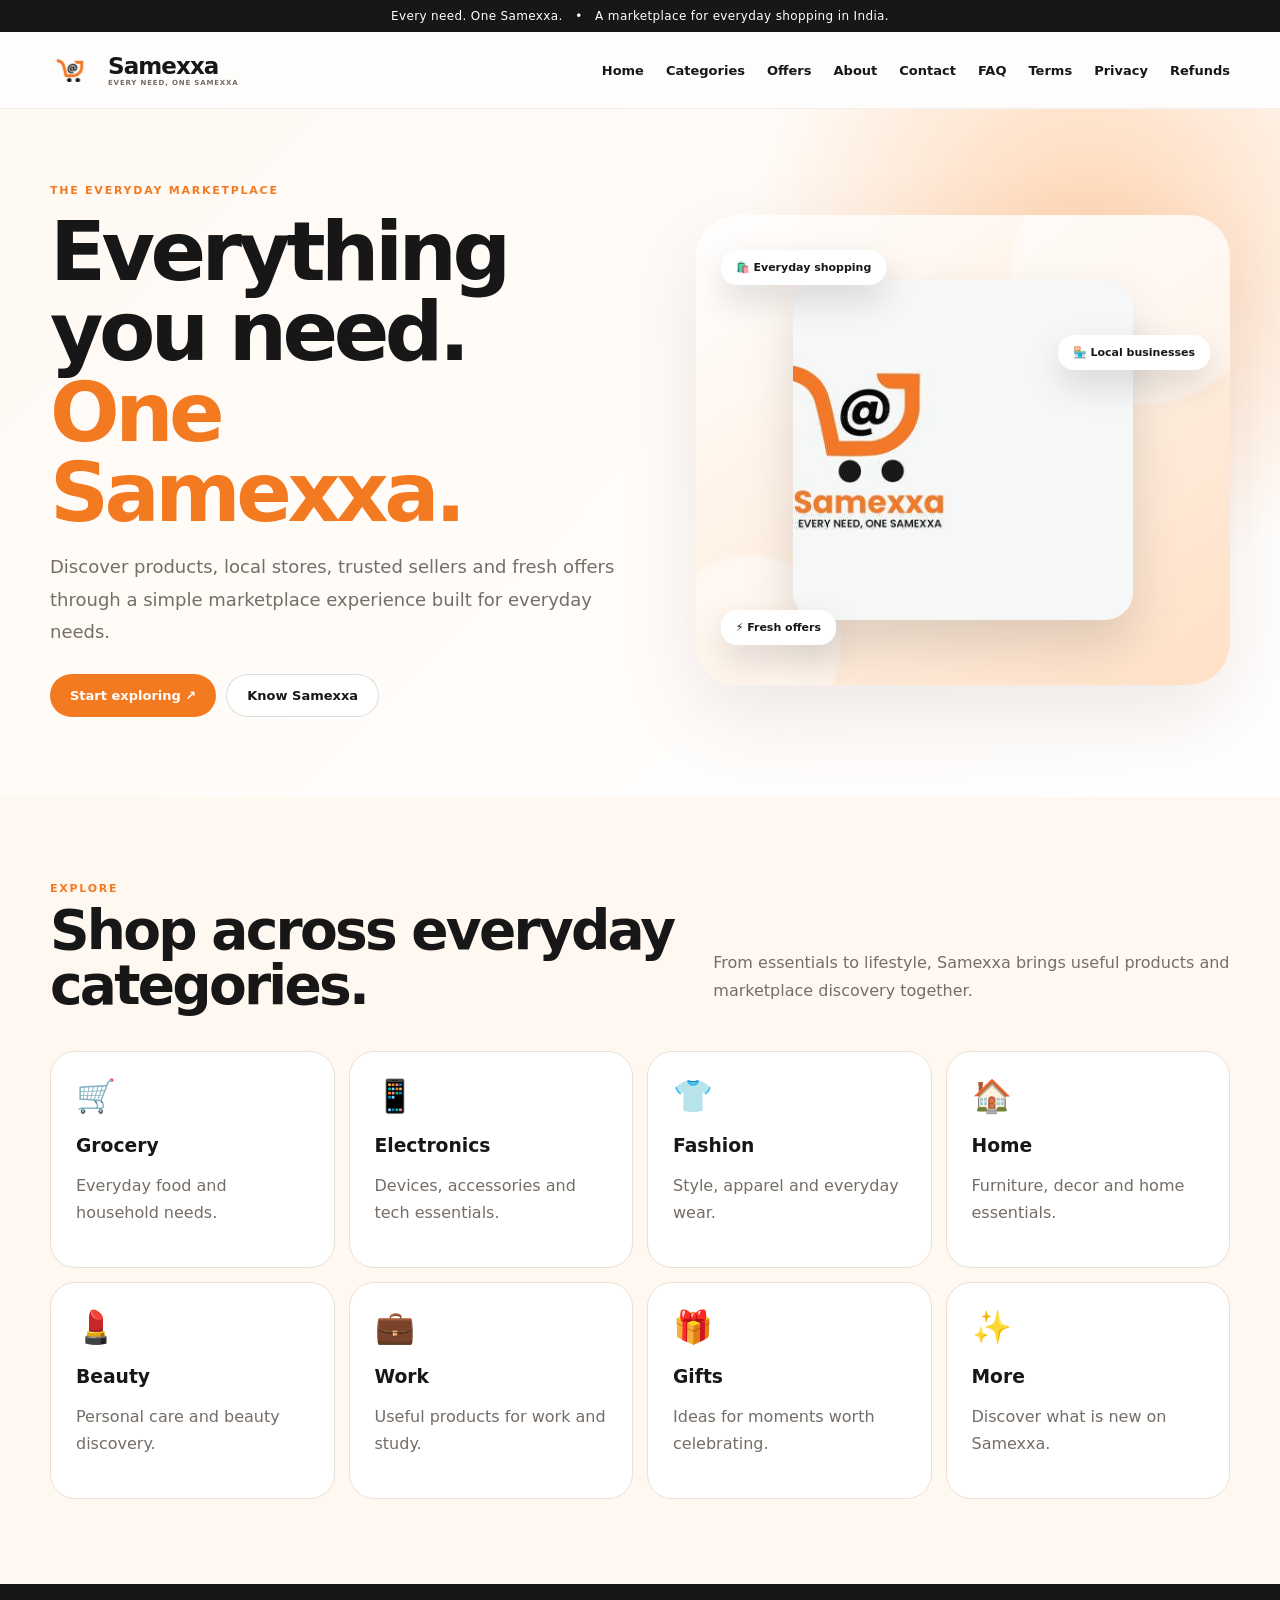
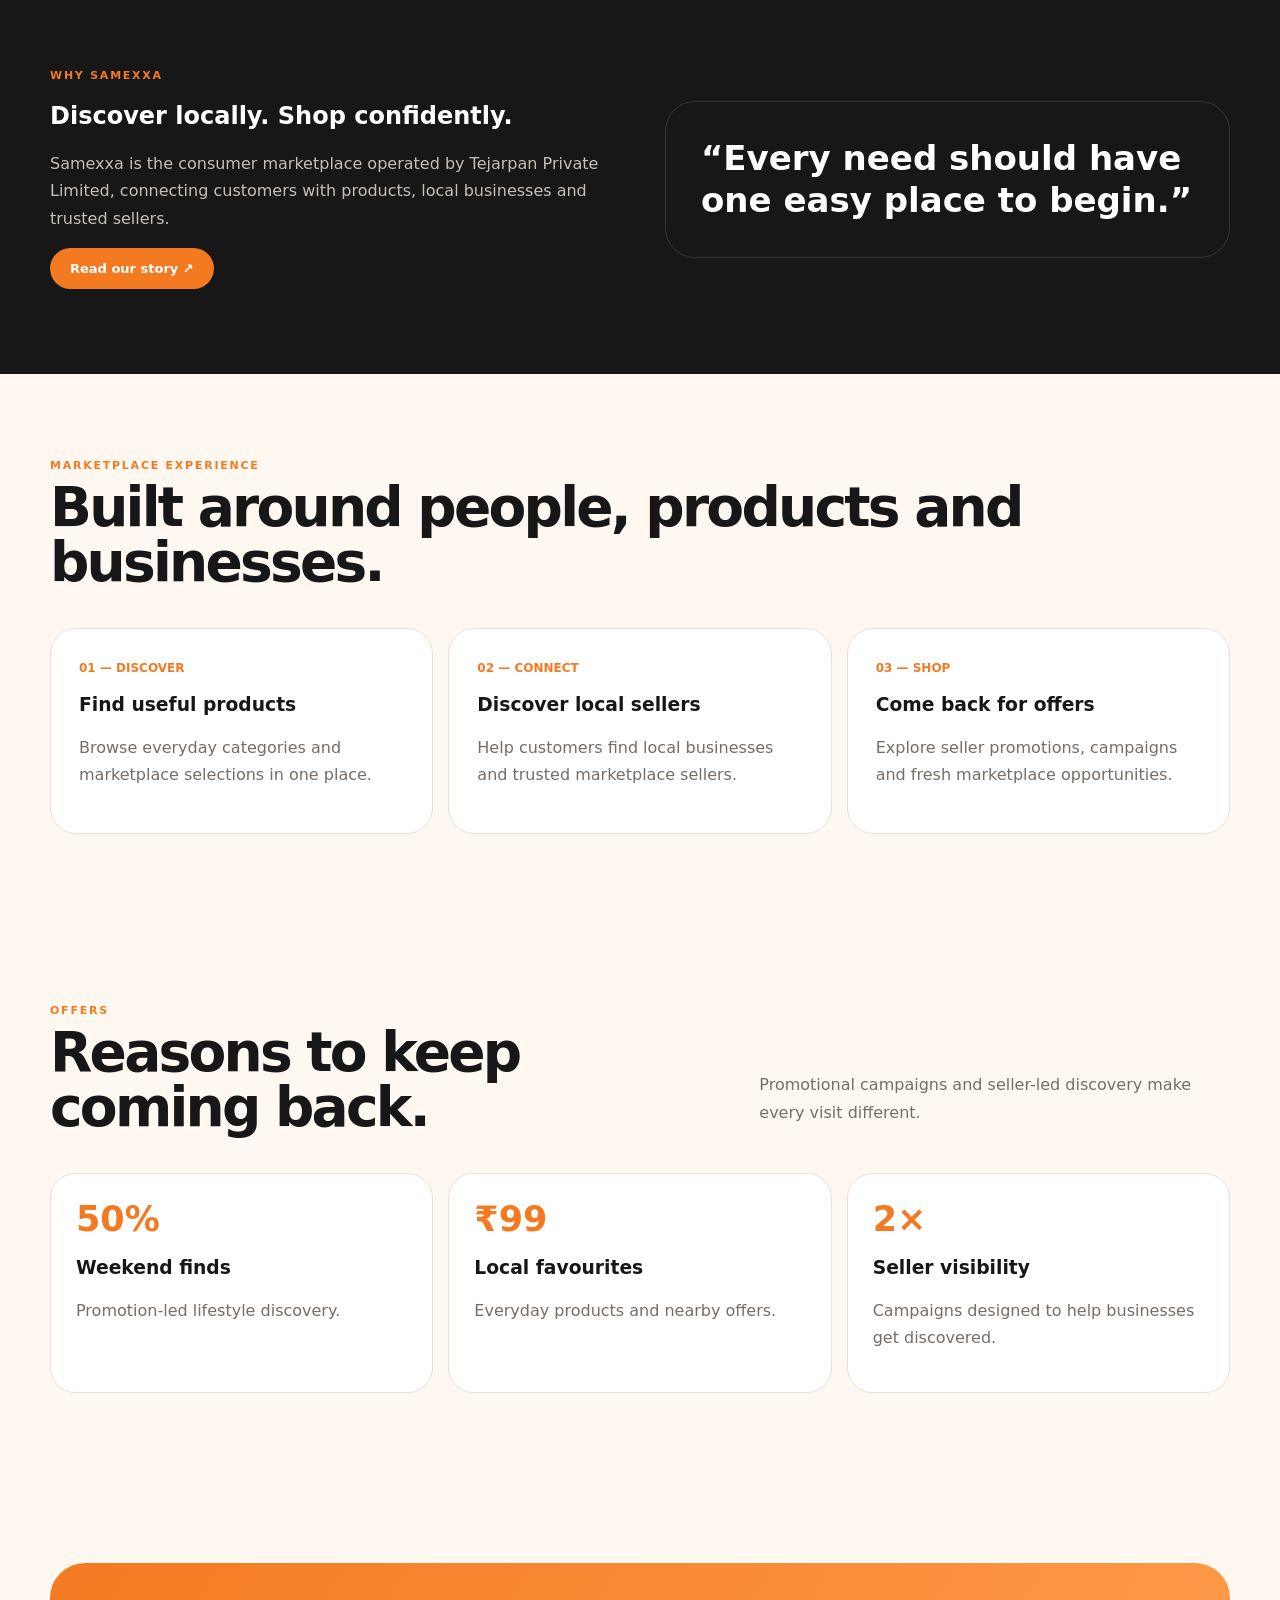
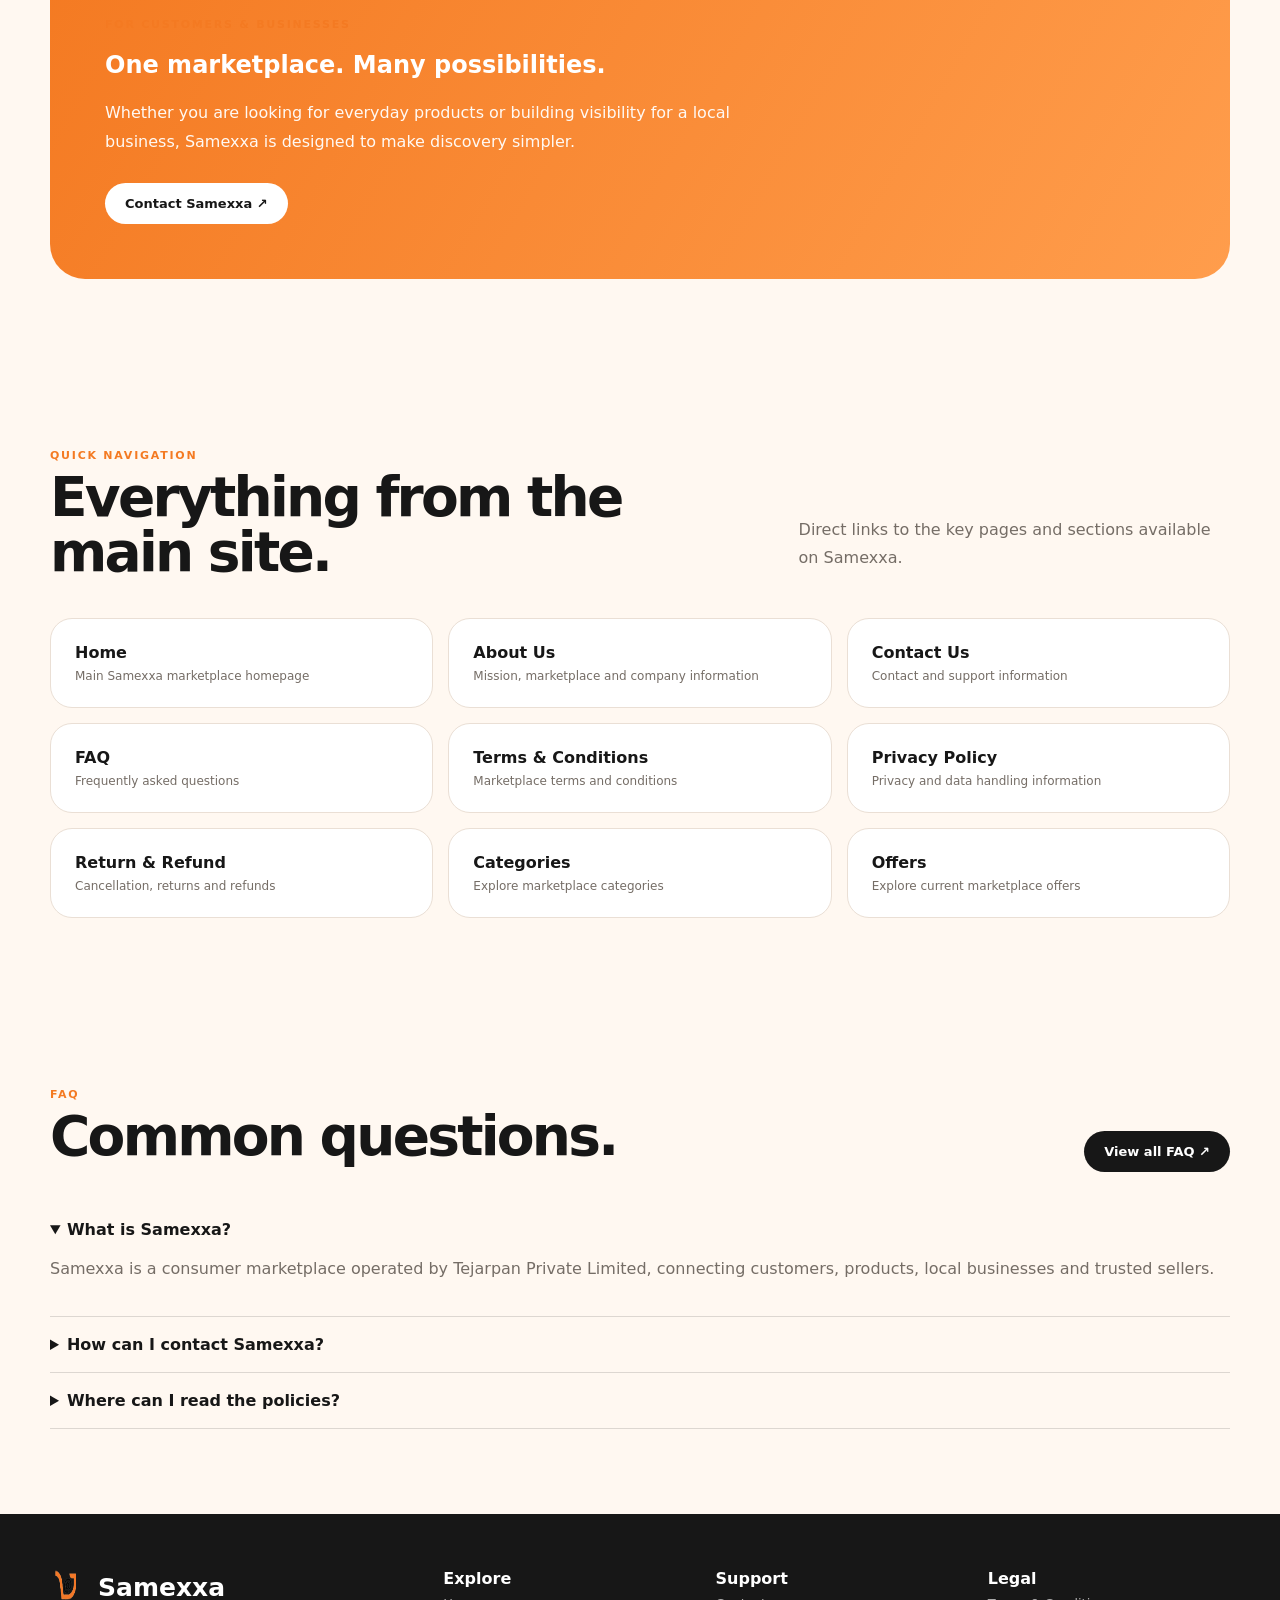
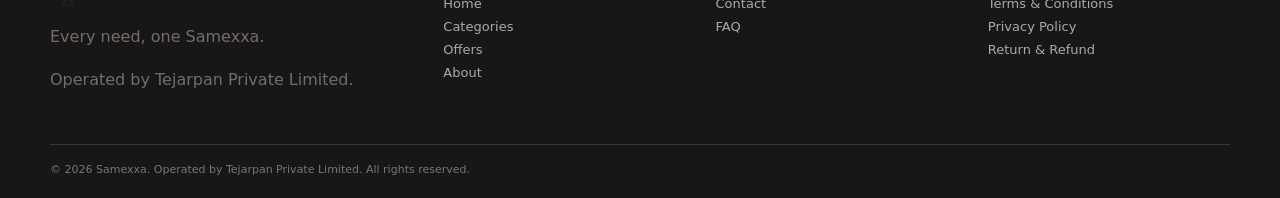
<file: index2/index.html>
<!doctype html>
<html lang="en">
<head>
<meta charset="utf-8">
<meta name="viewport" content="width=device-width,initial-scale=1">
<meta name="theme-color" content="#f47a22">
<meta name="description" content="Samexxa — Every need. One Samexxa. Discover products, local stores, trusted sellers and offers.">
<link rel="icon" href="../assets/samexxa-icon.png">
<link rel="canonical" href="https://samexxa-web.demoadda.in/index2/">
<title>Samexxa — Every Need, One Samexxa</title>
<style>
:root{--orange:#f47a22;--orange2:#ffad63;--dark:#171717;--cream:#fff8f1;--muted:#756d66;--white:#fff;--line:#eadfd5}*{box-sizing:border-box}html{scroll-behavior:smooth}body{margin:0;font-family:Poppins,system-ui,-apple-system,"Segoe UI",sans-serif;color:var(--dark);background:var(--cream)}a{text-decoration:none;color:inherit}.wrap{width:min(1180px,calc(100% - 32px));margin:auto}.top{background:var(--dark);color:#fff;text-align:center;padding:9px;font-size:12px;letter-spacing:.03em}.nav{position:sticky;top:0;z-index:20;background:#fffdfbf2;border-bottom:1px solid #0000000d;backdrop-filter:blur(18px)}.navin{min-height:76px;display:flex;align-items:center;gap:30px}.brand{display:flex;align-items:center;gap:10px}.brand img{width:48px;height:48px;object-fit:contain}.brand b{font-size:23px;letter-spacing:-.04em}.brand small{display:block;color:var(--muted);font-size:7px;font-weight:700;letter-spacing:.12em}.links{margin-left:auto;display:flex;align-items:center;gap:22px;font-size:13px;font-weight:600}.links a:hover{color:var(--orange)}.btn{display:inline-flex;align-items:center;justify-content:center;padding:13px 20px;border-radius:999px;font-weight:700;font-size:13px}.primary{background:var(--orange);color:#fff}.outline{border:1px solid #0002;background:#fff}.hero{padding:75px 0 80px;background:radial-gradient(circle at 85% 20%,#ffd5b2 0,transparent 28%),linear-gradient(135deg,#fff9f3,#fff)}.heroGrid{display:grid;grid-template-columns:1.05fr .95fr;gap:55px;align-items:center}.eyebrow{text-transform:uppercase;color:var(--orange);font-size:11px;font-weight:800;letter-spacing:.16em}.hero h1{font-size:clamp(48px,7vw,82px);line-height:.98;letter-spacing:-.055em;margin:15px 0}.hero h1 span{color:var(--orange)}.hero p{max-width:650px;color:var(--muted);font-size:18px;line-height:1.8}.actions{display:flex;gap:10px;flex-wrap:wrap;margin-top:25px}.heroCard{position:relative;min-height:470px;border-radius:42px;background:linear-gradient(145deg,#fff,#ffe0c5);display:grid;place-items:center;box-shadow:0 30px 80px #6d3a171c;overflow:hidden}.heroCard:before,.heroCard:after{content:"";position:absolute;border-radius:50%;background:#fff7;filter:blur(2px)}.heroCard:before{width:260px;height:260px;top:-70px;right:-40px}.heroCard:after{width:180px;height:180px;bottom:-50px;left:-35px}.heroLogo{width:min(72%,340px);border-radius:28px;position:relative;z-index:2;box-shadow:0 25px 50px #0002}.tag{position:absolute;z-index:3;background:#fff;padding:11px 15px;border-radius:16px;box-shadow:0 15px 35px #0002;font-size:11px;font-weight:700}.t1{top:35px;left:25px}.t2{top:120px;right:20px}.t3{bottom:40px;left:25px}.section{padding:85px 0}.heading{display:flex;justify-content:space-between;gap:30px;align-items:end;margin-bottom:30px}.heading h2{font-size:clamp(34px,5vw,55px);line-height:1;letter-spacing:-.05em;margin:8px 0}.heading p{max-width:520px;color:var(--muted);line-height:1.75}.cards{display:grid;grid-template-columns:repeat(4,1fr);gap:14px}.card{padding:25px;border-radius:25px;background:#fff;border:1px solid var(--line)}.cat{min-height:180px}.cat i{font-style:normal;font-size:32px}.cat h3{margin:20px 0 7px}.muted{color:var(--muted);line-height:1.7}.dark{background:var(--dark);color:#fff}.darkSection{background:var(--dark);color:#fff}.darkSection .muted{color:#c8c0b8}.darkGrid{display:grid;grid-template-columns:1fr 1fr;gap:50px;align-items:center}.quote{font-size:34px;line-height:1.25;font-weight:700;padding:35px;border:1px solid #fff2;border-radius:30px}.features{display:grid;grid-template-columns:repeat(3,1fr);gap:15px}.feature{background:#fff;border-radius:26px;padding:28px;border:1px solid var(--line)}.feature strong{color:var(--orange);font-size:12px}.offers{display:grid;grid-template-columns:repeat(3,1fr);gap:15px}.offer{min-height:190px}.offer strong{font-size:35px;color:var(--orange)}.cta{padding:55px;border-radius:35px;background:linear-gradient(120deg,var(--orange),#ff9d4c);color:#fff}.cta p{max-width:650px;line-height:1.8;color:#fff9f4}.cta .btn{background:#fff;color:var(--dark);margin-top:10px}.linksBox{display:grid;grid-template-columns:repeat(3,1fr);gap:15px}.linkCard{padding:24px;border-radius:22px;background:#fff;border:1px solid var(--line);font-weight:700}.linkCard span{display:block;color:var(--muted);font-size:12px;font-weight:400;margin-top:7px}.faq details{padding:18px 0;border-bottom:1px solid #0002}.faq summary{font-weight:700;cursor:pointer}.faq p{color:var(--muted);line-height:1.7}footer{background:var(--dark);color:#fff;padding:55px 0 22px}.foot{display:grid;grid-template-columns:1.5fr repeat(3,1fr);gap:30px}.footbrand{display:flex;align-items:center;gap:10px;font-size:25px;font-weight:700}.footbrand img{width:38px;height:38px}.foot a{display:block;color:#aaa;margin:8px 0;font-size:13px}.foot a:hover{color:#fff}.bottom{border-top:1px solid #fff2;margin-top:35px;padding-top:18px;color:#777;font-size:11px}.menu{display:none;border:0;background:none;font-size:26px}@media(max-width:900px){.heroGrid,.darkGrid{grid-template-columns:1fr}.heroCard{min-height:360px;order:-1}.cards{grid-template-columns:repeat(2,1fr)}.features,.offers,.linksBox{grid-template-columns:1fr 1fr}.links{display:none}.menu{display:block;margin-left:auto}.links.open{display:flex;position:absolute;top:76px;left:12px;right:12px;background:#fff;padding:15px;border-radius:18px;box-shadow:0 20px 50px #0002;flex-direction:column;align-items:stretch}.links.open a{padding:9px}}@media(max-width:600px){.wrap{width:calc(100% - 24px)}.navin{min-height:66px}.brand img{width:42px;height:42px}.brand b{font-size:20px}.hero{padding:50px 0}.hero h1{font-size:clamp(45px,14vw,58px)}.hero p{font-size:16px}.heroCard{min-height:310px;border-radius:28px}.heroLogo{width:78%}.section{padding:65px 0}.heading{display:block}.cards,.features,.offers,.linksBox{grid-template-columns:1fr}.quote{font-size:27px}.cta{padding:35px 24px}.foot{grid-template-columns:1fr 1fr}.top{font-size:10px}}
</style>
</head>
<body>
<div class="top">Every need. One Samexxa. &nbsp; • &nbsp; A marketplace for everyday shopping in India.</div>
<nav class="nav"><div class="wrap navin"><a class="brand" href="../"><img src="../assets/samexxa-icon.png" alt="Samexxa"><span><b>Samexxa</b><small>EVERY NEED, ONE SAMEXXA</small></span></a><div class="links" id="links"><a href="../">Home</a><a href="../#categories">Categories</a><a href="../#offers">Offers</a><a href="../about">About</a><a href="../contact">Contact</a><a href="../faq">FAQ</a><a href="../terms">Terms</a><a href="../privacy-policy">Privacy</a><a href="../return-refund">Refunds</a></div><button class="menu" onclick="document.getElementById('links').classList.toggle('open')">☰</button></div></nav>
<main>
<section class="hero"><div class="wrap heroGrid"><div><div class="eyebrow">The everyday marketplace</div><h1>Everything you need.<br><span>One Samexxa.</span></h1><p>Discover products, local stores, trusted sellers and fresh offers through a simple marketplace experience built for everyday needs.</p><div class="actions"><a class="btn primary" href="../#categories">Start exploring ↗</a><a class="btn outline" href="../about">Know Samexxa</a></div></div><div class="heroCard"><span class="tag t1">🛍️ Everyday shopping</span><span class="tag t2">🏪 Local businesses</span><span class="tag t3">⚡ Fresh offers</span><img class="heroLogo" src="../assets/samexxa-logo.jpg" alt="Samexxa logo"></div></div></section>
<section class="section" id="categories"><div class="wrap"><div class="heading"><div><div class="eyebrow">Explore</div><h2>Shop across everyday categories.</h2></div><p>From essentials to lifestyle, Samexxa brings useful products and marketplace discovery together.</p></div><div class="cards"><a class="card cat" href="../#categories"><i>🛒</i><h3>Grocery</h3><p class="muted">Everyday food and household needs.</p></a><a class="card cat" href="../#categories"><i>📱</i><h3>Electronics</h3><p class="muted">Devices, accessories and tech essentials.</p></a><a class="card cat" href="../#categories"><i>👕</i><h3>Fashion</h3><p class="muted">Style, apparel and everyday wear.</p></a><a class="card cat" href="../#categories"><i>🏠</i><h3>Home</h3><p class="muted">Furniture, decor and home essentials.</p></a><a class="card cat" href="../#categories"><i>💄</i><h3>Beauty</h3><p class="muted">Personal care and beauty discovery.</p></a><a class="card cat" href="../#categories"><i>💼</i><h3>Work</h3><p class="muted">Useful products for work and study.</p></a><a class="card cat" href="../#categories"><i>🎁</i><h3>Gifts</h3><p class="muted">Ideas for moments worth celebrating.</p></a><a class="card cat" href="../#categories"><i>✨</i><h3>More</h3><p class="muted">Discover what is new on Samexxa.</p></a></div></div></section>
<section class="section darkSection"><div class="wrap darkGrid"><div><div class="eyebrow">Why Samexxa</div><h2>Discover locally. Shop confidently.</h2><p class="muted">Samexxa is the consumer marketplace operated by Tejarpan Private Limited, connecting customers with products, local businesses and trusted sellers.</p><a class="btn primary" href="../about">Read our story ↗</a></div><div class="quote">“Every need should have one easy place to begin.”</div></div></section>
<section class="section"><div class="wrap"><div class="heading"><div><div class="eyebrow">Marketplace experience</div><h2>Built around people, products and businesses.</h2></div></div><div class="features"><div class="feature"><strong>01 — DISCOVER</strong><h3>Find useful products</h3><p class="muted">Browse everyday categories and marketplace selections in one place.</p></div><div class="feature"><strong>02 — CONNECT</strong><h3>Discover local sellers</h3><p class="muted">Help customers find local businesses and trusted marketplace sellers.</p></div><div class="feature"><strong>03 — SHOP</strong><h3>Come back for offers</h3><p class="muted">Explore seller promotions, campaigns and fresh marketplace opportunities.</p></div></div></div></section>
<section class="section" id="offers"><div class="wrap"><div class="heading"><div><div class="eyebrow">Offers</div><h2>Reasons to keep coming back.</h2></div><p>Promotional campaigns and seller-led discovery make every visit different.</p></div><div class="offers"><div class="card offer"><strong>50%</strong><h3>Weekend finds</h3><p class="muted">Promotion-led lifestyle discovery.</p></div><div class="card offer"><strong>₹99</strong><h3>Local favourites</h3><p class="muted">Everyday products and nearby offers.</p></div><div class="card offer"><strong>2×</strong><h3>Seller visibility</h3><p class="muted">Campaigns designed to help businesses get discovered.</p></div></div></div></section>
<section class="section"><div class="wrap"><div class="cta"><div class="eyebrow">For customers & businesses</div><h2>One marketplace. Many possibilities.</h2><p>Whether you are looking for everyday products or building visibility for a local business, Samexxa is designed to make discovery simpler.</p><a class="btn" href="../contact">Contact Samexxa ↗</a></div></div></section>
<section class="section" id="all-links"><div class="wrap"><div class="heading"><div><div class="eyebrow">Quick navigation</div><h2>Everything from the main site.</h2></div><p>Direct links to the key pages and sections available on Samexxa.</p></div><div class="linksBox"><a class="linkCard" href="../">Home<span>Main Samexxa marketplace homepage</span></a><a class="linkCard" href="../about">About Us<span>Mission, marketplace and company information</span></a><a class="linkCard" href="../contact">Contact Us<span>Contact and support information</span></a><a class="linkCard" href="../faq">FAQ<span>Frequently asked questions</span></a><a class="linkCard" href="../terms">Terms & Conditions<span>Marketplace terms and conditions</span></a><a class="linkCard" href="../privacy-policy">Privacy Policy<span>Privacy and data handling information</span></a><a class="linkCard" href="../return-refund">Return & Refund<span>Cancellation, returns and refunds</span></a><a class="linkCard" href="../#categories">Categories<span>Explore marketplace categories</span></a><a class="linkCard" href="../#offers">Offers<span>Explore current marketplace offers</span></a></div></div></section>
<section class="section"><div class="wrap faq"><div class="heading"><div><div class="eyebrow">FAQ</div><h2>Common questions.</h2></div><a class="btn dark" href="../faq">View all FAQ ↗</a></div><details open><summary>What is Samexxa?</summary><p>Samexxa is a consumer marketplace operated by Tejarpan Private Limited, connecting customers, products, local businesses and trusted sellers.</p></details><details><summary>How can I contact Samexxa?</summary><p>Use the Contact Us page for support and marketplace enquiries.</p></details><details><summary>Where can I read the policies?</summary><p>Terms, Privacy Policy and Return & Refund Policy are available through the quick links above.</p></details></div></section>
</main>
<footer><div class="wrap foot"><div><div class="footbrand"><img src="../assets/samexxa-icon.png" alt="Samexxa">Samexxa</div><p class="muted">Every need, one Samexxa.</p><p class="muted">Operated by Tejarpan Private Limited.</p></div><div><b>Explore</b><a href="../">Home</a><a href="../#categories">Categories</a><a href="../#offers">Offers</a><a href="../about">About</a></div><div><b>Support</b><a href="../contact">Contact</a><a href="../faq">FAQ</a></div><div><b>Legal</b><a href="../terms">Terms & Conditions</a><a href="../privacy-policy">Privacy Policy</a><a href="../return-refund">Return & Refund</a></div></div><div class="wrap bottom">© 2026 Samexxa. Operated by Tejarpan Private Limited. All rights reserved.</div></footer>
</body></html>
</file>
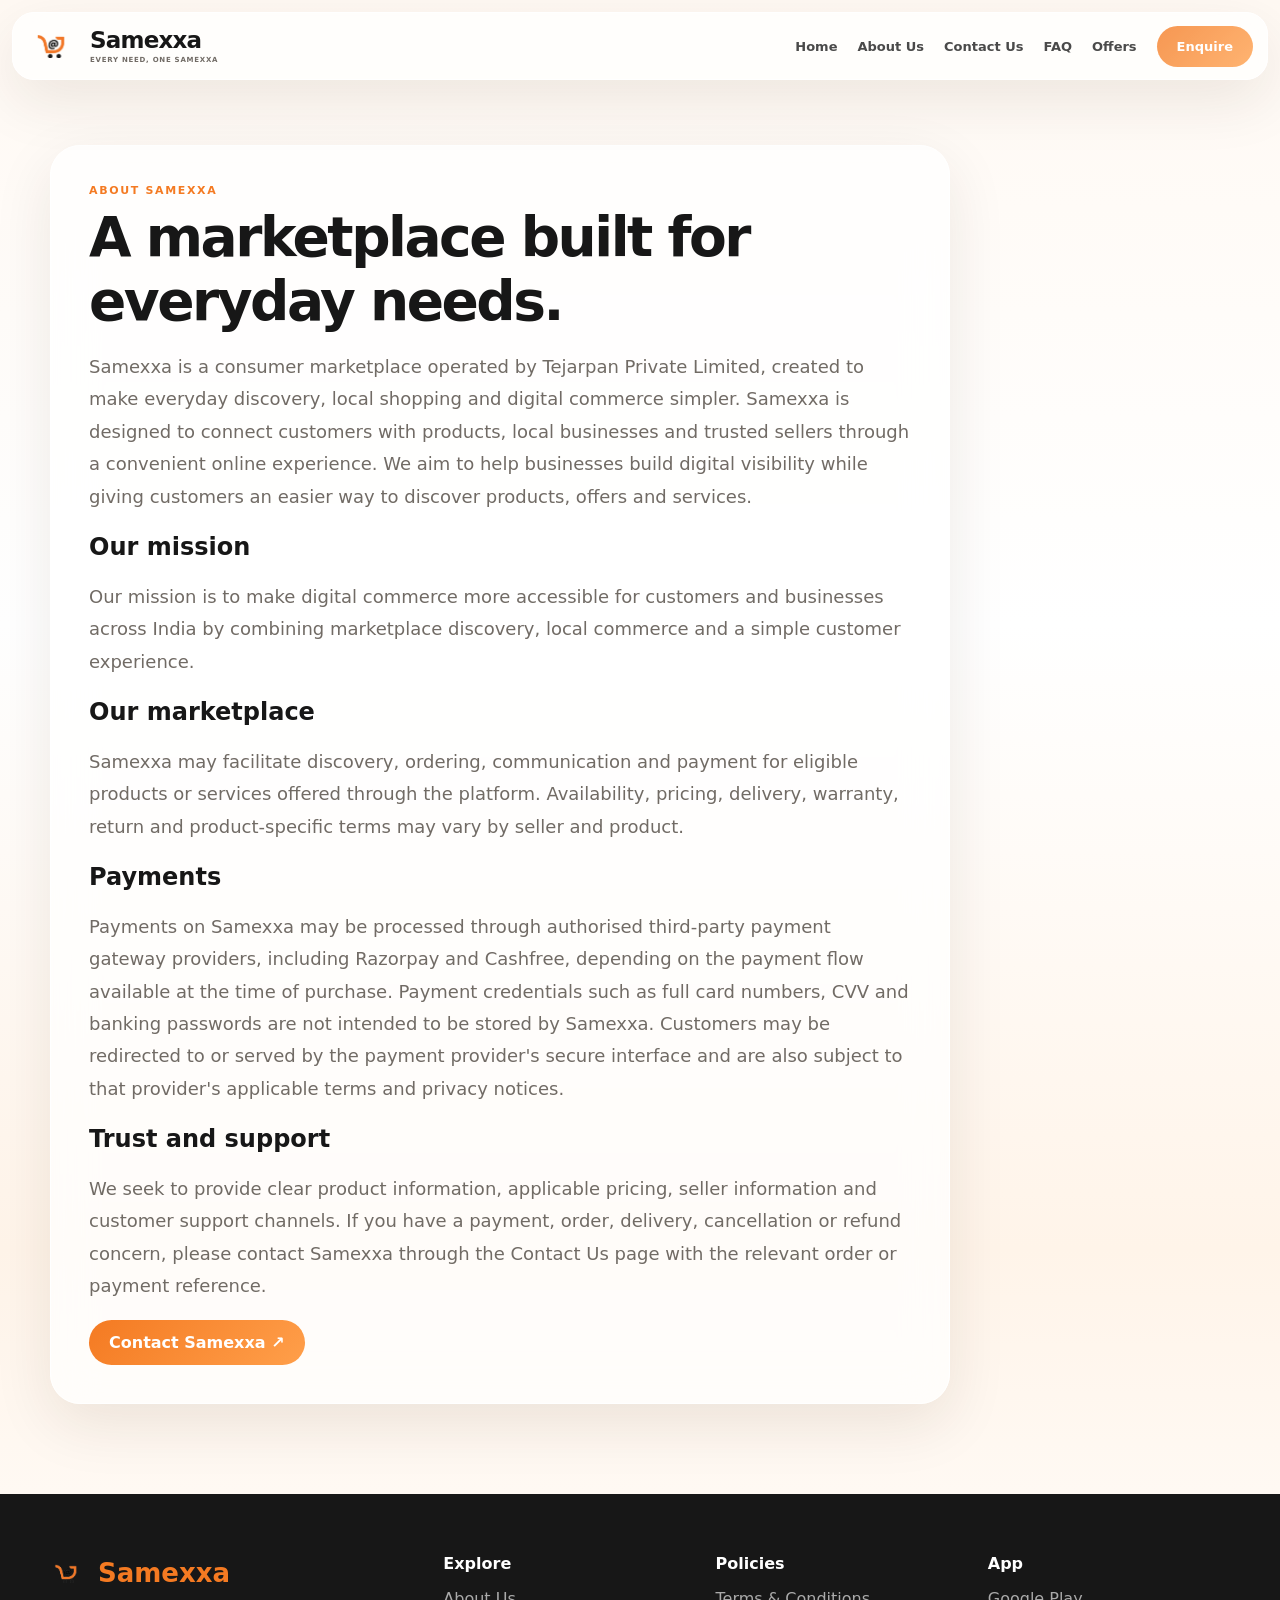
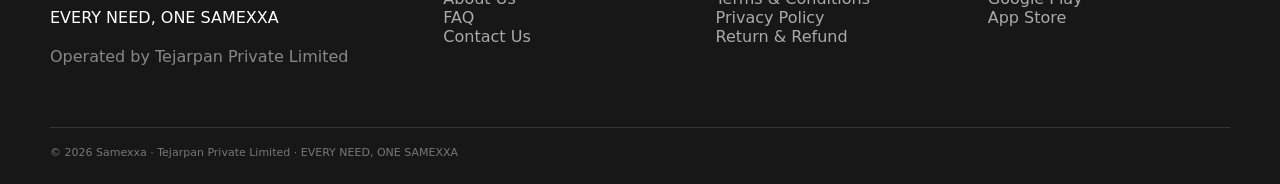
<file: about.html>
<!doctype html>
<html lang="en">
<head>
<meta charset="utf-8">
<meta name="viewport" content="width=device-width,initial-scale=1">
<meta name="description" content="Learn about Samexxa, operated by Tejarpan Private Limited, and its vision for a trusted everyday marketplace in India.">
<meta name="keywords" content="Samexxa, Tejarpan Private Limited, Indian marketplace, local shopping, local businesses, online marketplace, trusted sellers">
<meta name="robots" content="index, follow">
<meta property="og:title" content="About Samexxa — Tejarpan Private Limited">
<meta property="og:description" content="Learn about Samexxa and Tejarpan Private Limited, the company operating the marketplace brand.">
<meta property="og:type" content="website">
<link rel="canonical" href="https://samexxa-web.demoadda.in/about">
<link rel="icon" href="assets/samexxa-icon.png">
<title>About Samexxa — Tejarpan Private Limited</title>
<link rel="stylesheet" href="assets/site.css">
</head>
<body data-page="about">
<div id="nav"></div>
<main class="page">
<div class="wrap">
<div class="page-panel glass">
<div class="eyebrow">About Samexxa</div>
<h1 id="aboutTitle" class="page-title">Samexxa — A marketplace built for everyday needs.</h1>
<p id="aboutContent" class="page-copy"></p>
<div id="aboutSections"></div>
<a class="pill orange" href="/contact">Contact Samexxa ↗</a>
</div>
</div>
</main>
<div id="footer"></div>
<script src="assets/site.js"></script>
</body>
</html>
</file>
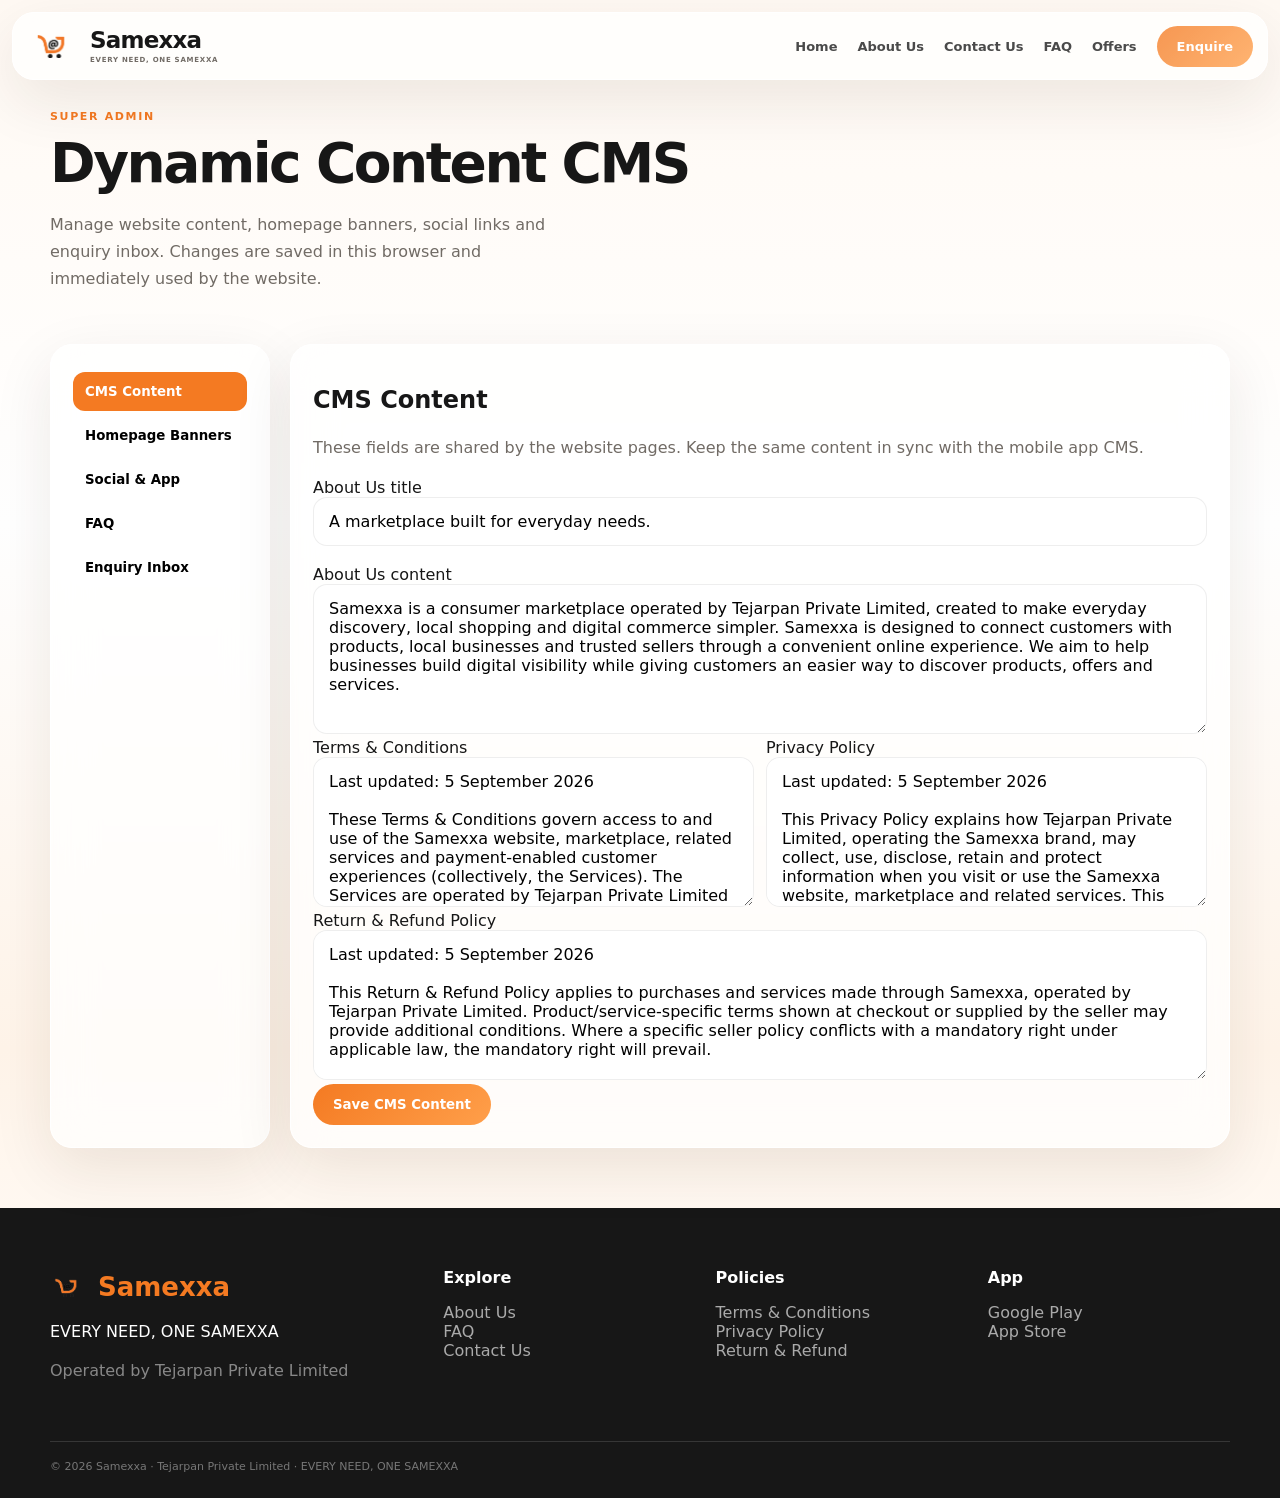
<file: admin.html>
<!doctype html><html lang="en"><head><meta charset="utf-8"><meta name="viewport" content="width=device-width,initial-scale=1"><title>Samexxa CMS — Super Admin</title><link rel="stylesheet" href="assets/site.css"></head><body><div id="nav"></div><main class="admin"><div class="wrap"><div class="head"><div><div class="eyebrow">Super Admin</div><h1 class="page-title">Dynamic Content CMS</h1><p>Manage website content, homepage banners, social links and enquiry inbox. Changes are saved in this browser and immediately used by the website.</p></div></div><div class="admin-grid"><aside class="side glass"><button class="active" onclick="tab('content',this)">CMS Content</button><button onclick="tab('banners',this)">Homepage Banners</button><button onclick="tab('social',this)">Social & App</button><button onclick="tab('faq',this)">FAQ</button><button onclick="tab('inbox',this)">Enquiry Inbox</button></aside><section class="editor glass" id="editor"></section></div></div></main><div id="footer"></div><script src="assets/site.js"></script><script>
const esc=s=>(s||'').replaceAll('&','&amp;').replaceAll('<','&lt;').replaceAll('>','&gt;');
function tab(t,btn){document.querySelectorAll('.side button').forEach(x=>x.classList.remove('active'));btn.classList.add('active');const e=document.querySelector('#editor');if(t==='content')e.innerHTML=`<h2>CMS Content</h2><p class="muted">These fields are shared by the website pages. Keep the same content in sync with the mobile app CMS.</p><label>About Us title</label><input id="aboutTitle" value="${esc(SITE.about.title)}"><br><br><label>About Us content</label><textarea id="aboutContent">${esc(SITE.about.content)}</textarea><div class="row"><div><label>Terms & Conditions</label><textarea id="terms">${esc(SITE.pages.terms.content)}</textarea></div><div><label>Privacy Policy</label><textarea id="privacy">${esc(SITE.pages.privacy.content)}</textarea></div></div><label>Return & Refund Policy</label><textarea id="refund">${esc(SITE.pages.refund.content)}</textarea><button class="pill orange" onclick="saveContent()">Save CMS Content</button>`;if(t==='banners')renderBanners();if(t==='social')e.innerHTML=`<h2>Social & App Settings</h2><div class="row"><input id="facebook" placeholder="Facebook URL" value="${esc(SITE.social.facebook)}"><input id="instagram" placeholder="Instagram URL" value="${esc(SITE.social.instagram)}"><input id="youtube" placeholder="YouTube URL" value="${esc(SITE.social.youtube)}"><input id="linkedin" placeholder="LinkedIn URL" value="${esc(SITE.social.linkedin)}"><input id="x" placeholder="X URL" value="${esc(SITE.social.x)}"><input id="appStore" placeholder="App Store URL" value="${esc(SITE.stores.appStore)}"><input id="playStore" placeholder="Google Play URL" value="${esc(SITE.stores.playStore)}"></div><button class="pill orange" onclick="saveSocial()">Save Settings</button>`;if(t==='faq')renderFaq();if(t==='inbox')renderInbox()}
function saveContent(){SITE.about.title=document.querySelector('#aboutTitle').value;SITE.about.content=document.querySelector('#aboutContent').value;SITE.pages.terms.content=document.querySelector('#terms').value;SITE.pages.privacy.content=document.querySelector('#privacy').value;SITE.pages.refund.content=document.querySelector('#refund').value;saveSite();alert('CMS content saved.');}
function saveSocial(){['facebook','instagram','youtube','linkedin','x'].forEach(k=>SITE.social[k]=document.querySelector('#'+k).value);SITE.stores.appStore=document.querySelector('#appStore').value;SITE.stores.playStore=document.querySelector('#playStore').value;saveSite();alert('Social and app settings saved.');}
function renderBanners(){const e=document.querySelector('#editor');e.innerHTML='<h2>Homepage Sliders</h2><p class="muted">Each banner supports title, text, CTA and hyperlink.</p>'+SITE.banners.map((b,i)=>`<div class="banner-item"><div class="row"><input id="bt${i}" value="${esc(b.title)}"><input id="bu${i}" value="${esc(b.button)}"></div><textarea id="bx${i}">${esc(b.text)}</textarea><input id="bl${i}" value="${esc(b.link)}"></div>`).join('')+'<button class="pill orange" onclick="saveBanners()">Save Banners</button>'}
function saveBanners(){SITE.banners.forEach((b,i)=>{b.title=document.querySelector('#bt'+i).value;b.button=document.querySelector('#bu'+i).value;b.text=document.querySelector('#bx'+i).value;b.link=document.querySelector('#bl'+i).value});saveSite();alert('Banners saved.');}
function renderFaq(){const e=document.querySelector('#editor');e.innerHTML='<h2>FAQ CMS</h2>'+SITE.faq.map((x,i)=>`<div class="banner-item"><input id="fq${i}" value="${esc(x.q)}"><textarea id="fa${i}">${esc(x.a)}</textarea></div>`).join('')+'<button class="pill orange" onclick="saveFaq()">Save FAQ</button>'}
function saveFaq(){SITE.faq.forEach((x,i)=>{x.q=document.querySelector('#fq'+i).value;x.a=document.querySelector('#fa'+i).value});saveSite();alert('FAQ saved.');}
function renderInbox(){const list=JSON.parse(localStorage.getItem('samexxa_enquiries')||'[]');document.querySelector('#editor').innerHTML='<h2>Enquiry Inbox</h2><p class="muted">'+list.length+' enquiries stored in this browser.</p>'+(list.length?list.map(x=>`<div class="enquiry"><b>${esc(x.subject)}</b><br>${esc(x.name)} · ${esc(x.email)} ${x.phone?'· '+esc(x.phone):''}<br><small>${esc(x.createdAt)}</small><p>${esc(x.message)}</p></div>`).join(''):'<p>No enquiries yet.</p>')}
loadSiteForAdmin();async function loadSiteForAdmin(){await loadSite();tab('content',document.querySelector('.side button'))}
</script></body></html>
</file>
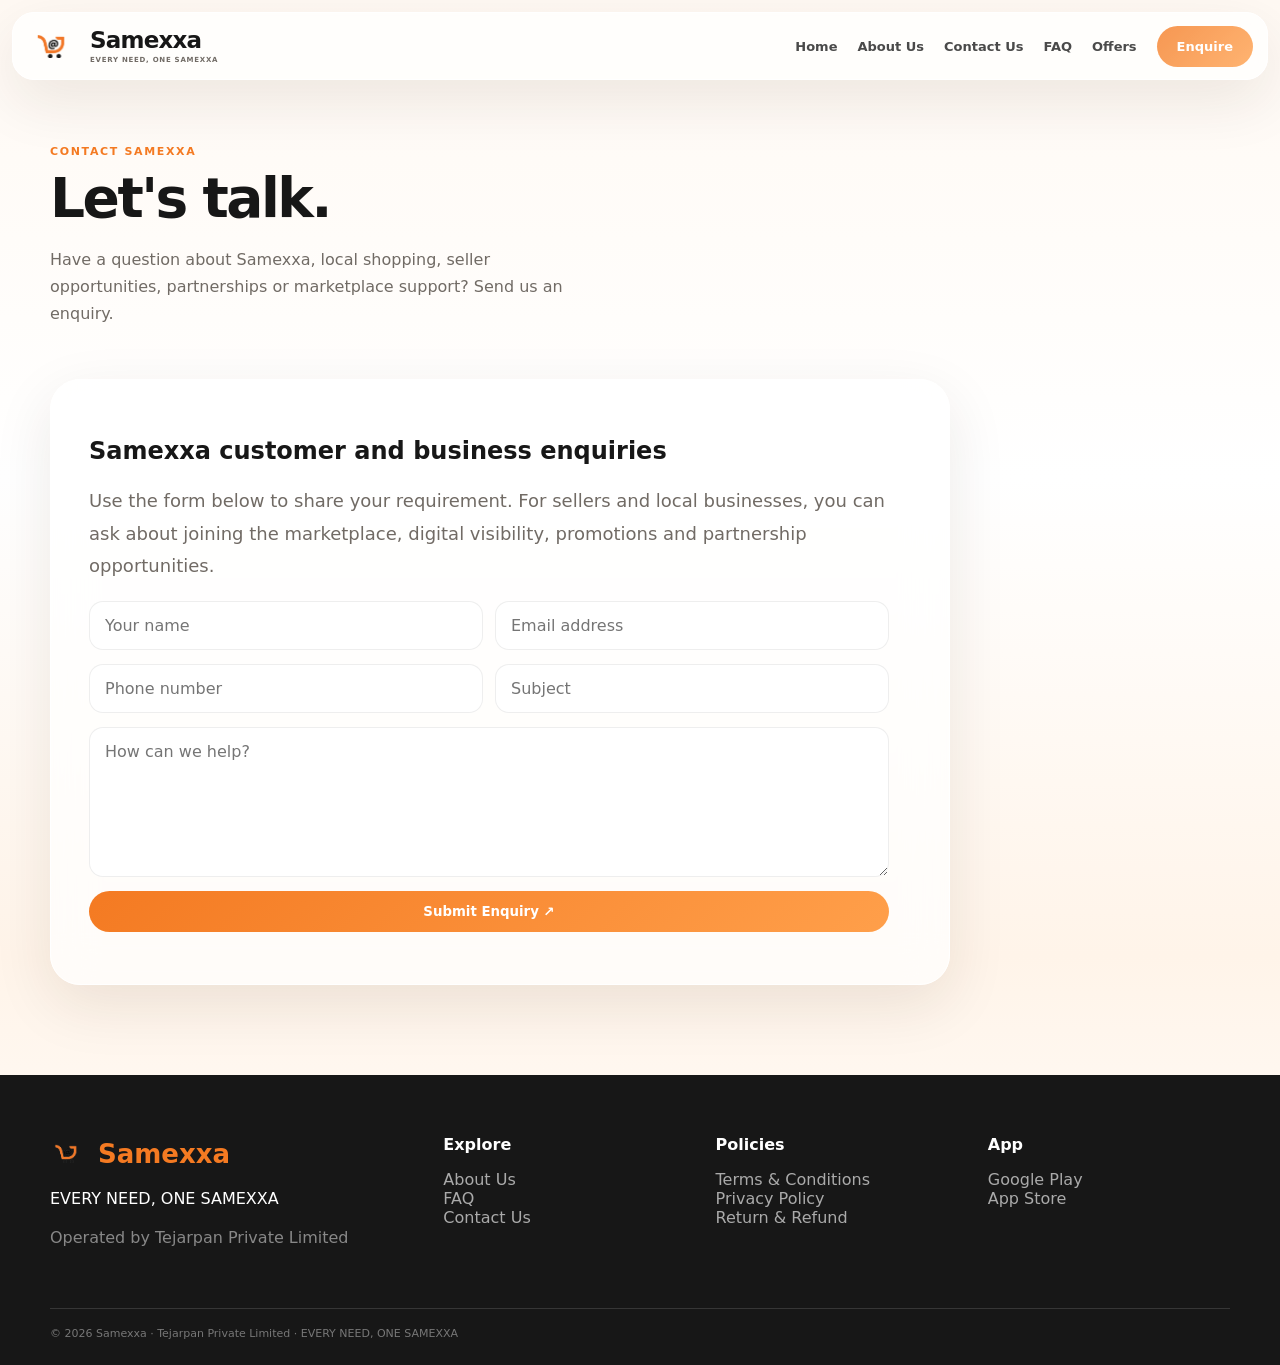
<file: contact.html>
<!doctype html>
<html lang="en">
<head>
<meta charset="utf-8">
<meta name="viewport" content="width=device-width,initial-scale=1">
<meta name="description" content="Contact Samexxa for marketplace enquiries, seller opportunities, business partnerships, support and customer questions.">
<meta name="keywords" content="contact Samexxa, Samexxa support, business enquiry, seller support, marketplace partnership">
<meta name="robots" content="index, follow">
<meta property="og:title" content="Contact Samexxa — Enquiries & Business Support">
<meta property="og:description" content="Get in touch with Samexxa for customer questions, seller opportunities and marketplace partnerships.">
<meta property="og:type" content="website">
<link rel="canonical" href="https://samexxa_web.demoadda.in/contact">
<link rel="icon" href="assets/samexxa-icon.png">
<title>Contact Samexxa — Enquiries & Business Support</title>
<link rel="stylesheet" href="assets/site.css">
</head>
<body data-page="contact">
<div id="nav"></div>
<main class="page">
<div class="wrap">
<div class="head"><div><div class="eyebrow">Contact Samexxa</div><h1 class="page-title">Let's talk.</h1><p>Have a question about Samexxa, local shopping, seller opportunities, partnerships or marketplace support? Send us an enquiry.</p></div></div>
<div class="page-panel glass">
<h2>Samexxa customer and business enquiries</h2>
<p class="page-copy">Use the form below to share your requirement. For sellers and local businesses, you can ask about joining the marketplace, digital visibility, promotions and partnership opportunities.</p>
<form class="form" id="contactForm"><div class="row"><input name="name" required placeholder="Your name"><input name="email" type="email" required placeholder="Email address"></div><div class="row"><input name="phone" placeholder="Phone number"><input name="subject" required placeholder="Subject"></div><textarea name="message" required placeholder="How can we help?"></textarea><button class="pill orange" type="submit">Submit Enquiry ↗</button><b id="formMsg"></b></form>
</div>
</div>
</main>
<div id="footer"></div>
<script src="assets/site.js"></script>
</body>
</html>
</file>
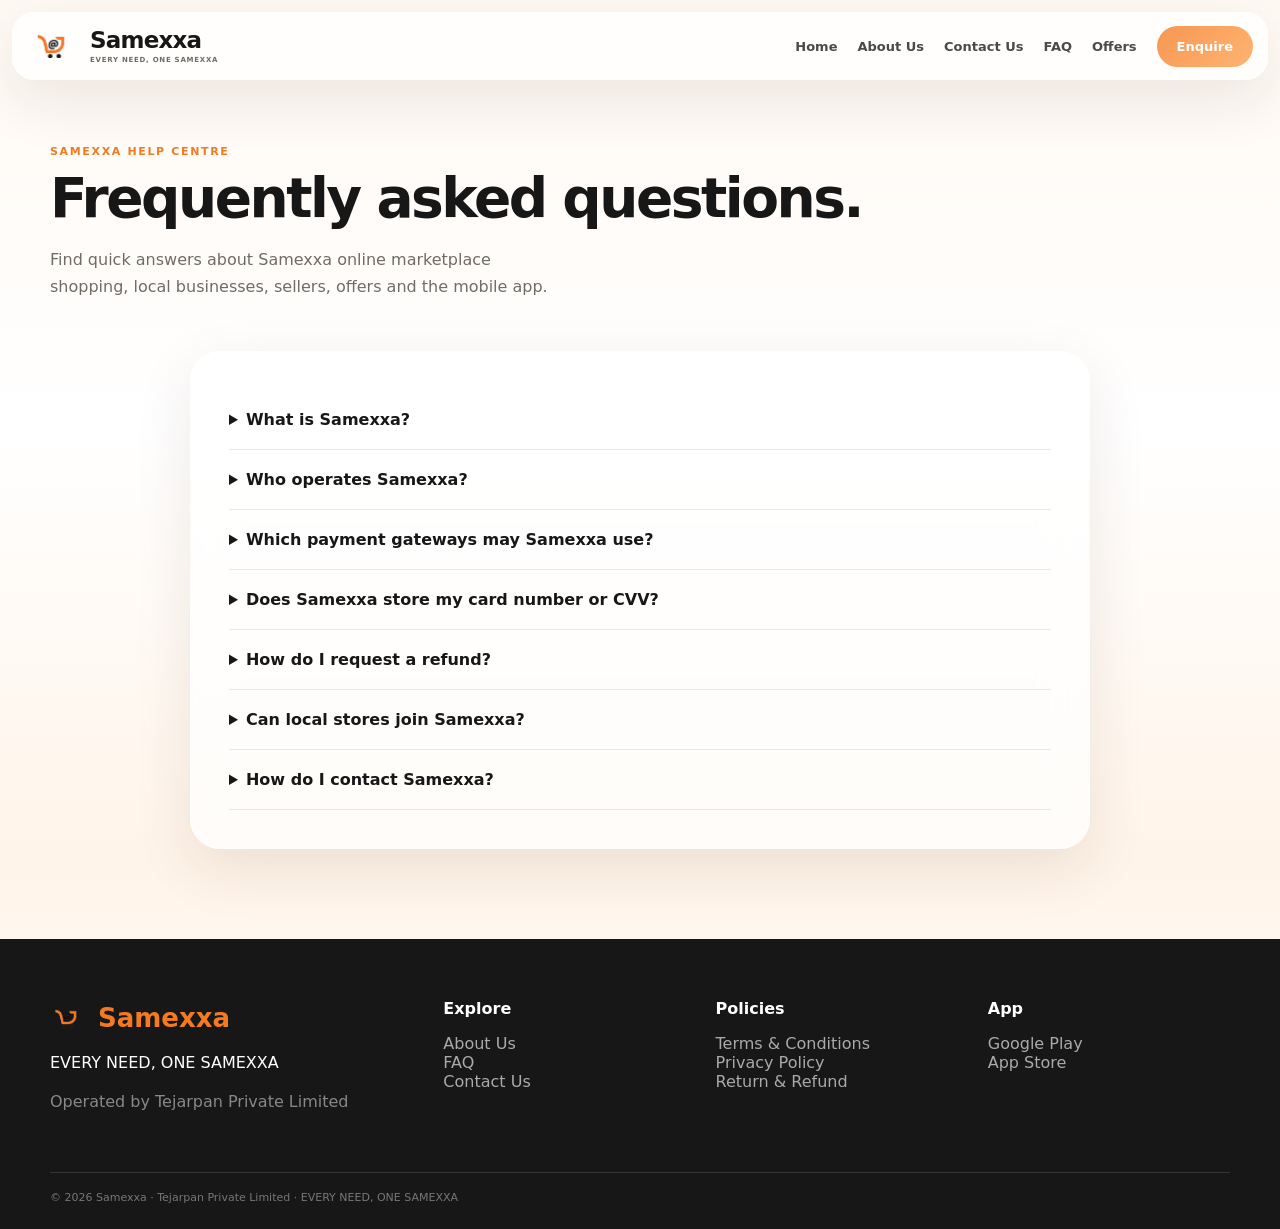
<file: faq.html>
<!doctype html>
<html lang="en">
<head>
<meta charset="utf-8">
<meta name="viewport" content="width=device-width,initial-scale=1">
<meta name="description" content="Find answers about Samexxa, online shopping, local sellers, marketplace offers, app availability and contacting the Samexxa team.">
<meta name="keywords" content="Samexxa FAQ, Samexxa questions, online shopping FAQ, marketplace FAQ, local seller FAQ">
<meta name="robots" content="index, follow">
<meta property="og:title" content="Samexxa FAQ — Online Shopping & Marketplace Questions">
<meta property="og:description" content="Answers to common questions about Samexxa, local businesses, sellers, products and marketplace shopping.">
<meta property="og:type" content="website">
<link rel="canonical" href="https://samexxa_web.demoadda.in/faq">
<link rel="icon" href="assets/samexxa-icon.png">
<title>Samexxa FAQ — Online Shopping & Marketplace Questions</title>
<link rel="stylesheet" href="assets/site.css">
</head>
<body data-page="faq">
<div id="nav"></div>
<main class="page">
<div class="wrap">
<div class="head"><div><div class="eyebrow">Samexxa Help Centre</div><h1 class="page-title">Frequently asked questions.</h1><p>Find quick answers about Samexxa online marketplace shopping, local businesses, sellers, offers and the mobile app.</p></div></div>
<div class="page-panel glass faq" id="faqList"></div>
</div>
</main>
<div id="footer"></div>
<script src="assets/site.js"></script>
</body>
</html>
</file>
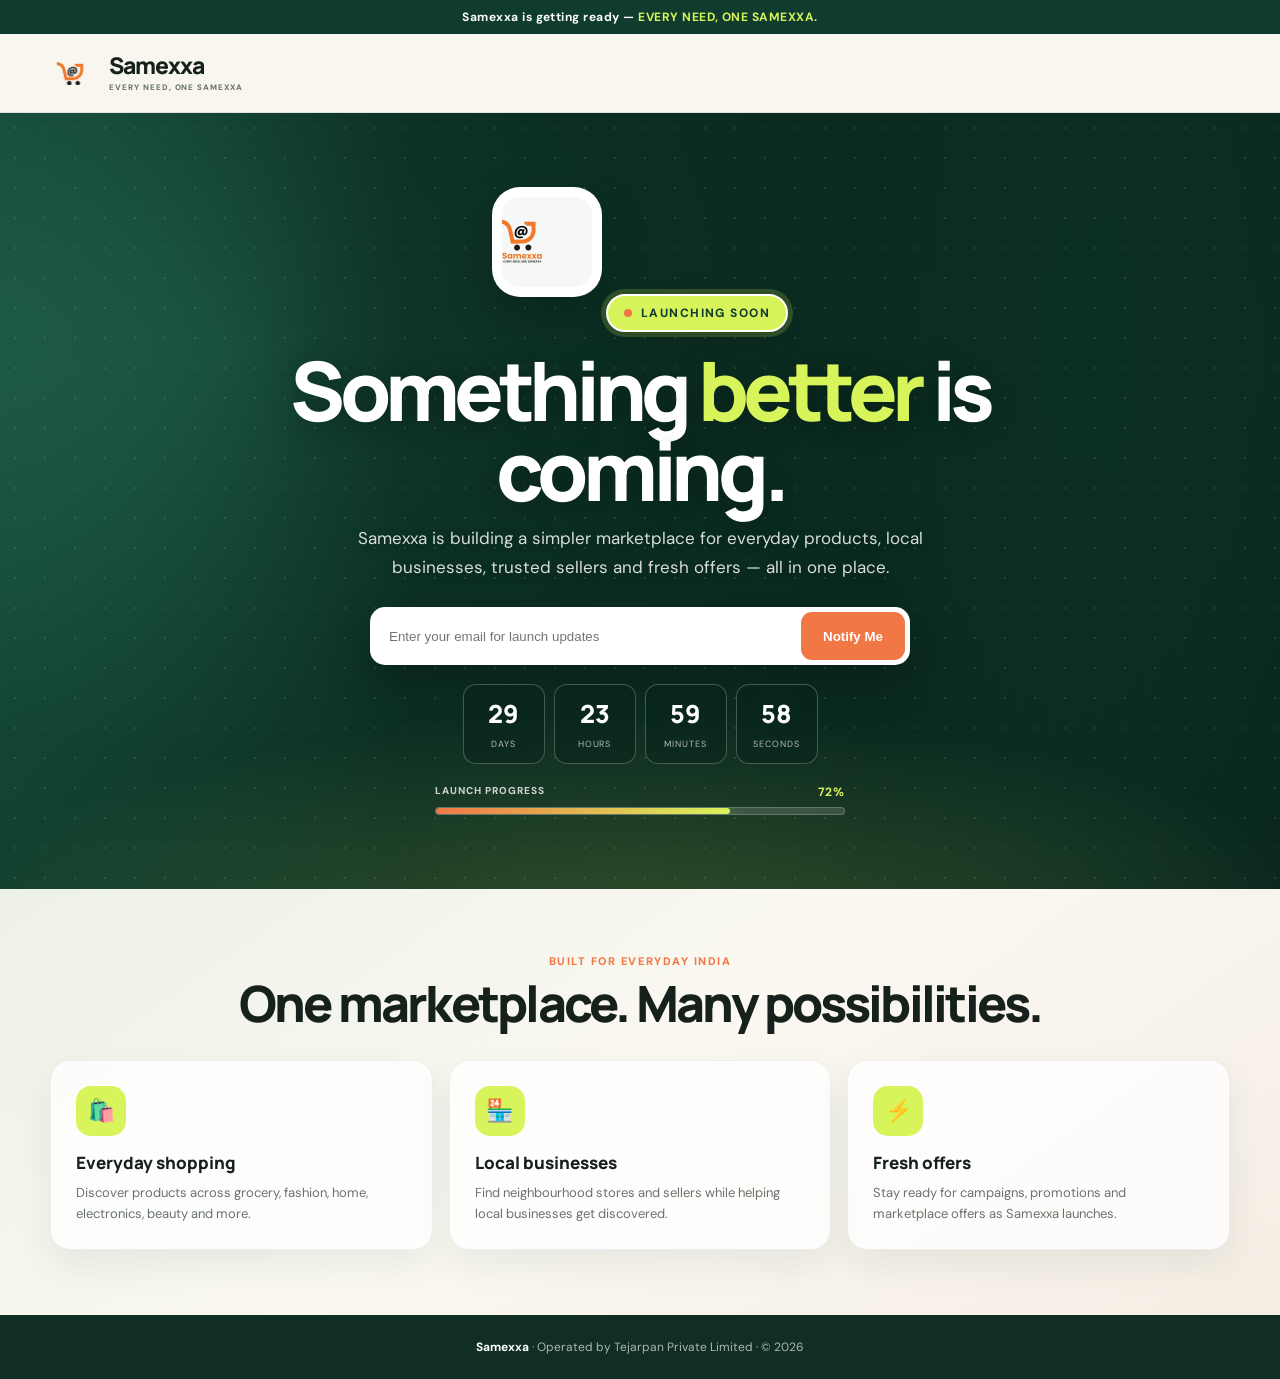
<file: index2.html>
<!doctype html>
<html lang="en">
<head>
<meta charset="utf-8">
<meta name="viewport" content="width=device-width,initial-scale=1,viewport-fit=cover">
<meta name="theme-color" content="#174f3b">
<meta name="description" content="Samexxa is coming soon — a modern marketplace for everyday products, local businesses, trusted sellers and fresh offers.">
<meta name="robots" content="index,follow,max-image-preview:large">
<meta property="og:title" content="Coming Soon | Samexxa">
<meta property="og:description" content="Every need, one Samexxa. A new marketplace experience is coming soon.">
<meta property="og:type" content="website">
<meta property="og:url" content="https://samexxa-web.demoadda.in/index2">
<link rel="canonical" href="https://samexxa-web.demoadda.in/index2">
<link rel="icon" href="assets/samexxa-icon.png">
<title>Coming Soon | Samexxa</title>
<style>
@import url('https://fonts.googleapis.com/css2?family=DM+Sans:wght@400;500;600;700&family=Manrope:wght@700;800&display=swap');
:root{--ink:#17211b;--green:#174f3b;--lime:#d8f45b;--orange:#f17845;--cream:#f8f6ef;--muted:#69736d;--white:#fff;--line:rgba(255,255,255,.2)}
*{box-sizing:border-box}html,body{min-height:100%;margin:0}body{color:var(--ink);background:var(--cream);font-family:"DM Sans",sans-serif;-webkit-font-smoothing:antialiased}a{text-decoration:none;color:inherit}.wrap{width:min(1180px,calc(100% - 40px));margin:auto}
.announcement{padding:9px 14px;text-align:center;color:#fff;background:#103c2e;font-size:12px;font-weight:700;letter-spacing:.04em}.announcement span{color:var(--lime)}
header{position:relative;z-index:5;background:rgba(248,246,239,.96);border-bottom:1px solid #e1e3db;backdrop-filter:blur(14px)}.nav{height:78px;display:flex;align-items:center}.brand{display:flex;align-items:center;gap:11px}.brand img{width:48px;height:48px;object-fit:contain;border-radius:13px}.brand-copy strong{display:block;font:800 23px/1 Manrope,sans-serif;letter-spacing:-.04em}.brand-copy small{display:block;margin-top:5px;color:var(--muted);font-size:8px;font-weight:800;letter-spacing:.12em}
.hero{position:relative;min-height:calc(100vh - 124px);display:grid;place-items:center;overflow:hidden;color:#fff;background:linear-gradient(90deg,rgba(8,36,27,.2),rgba(8,36,27,.78) 32%,rgba(8,36,27,.78) 68%,rgba(8,36,27,.2)),radial-gradient(circle at 18% 30%,#2d8063 0,#174f3b 36%,#09271e 100%)}.hero:before{position:absolute;inset:0;content:"";opacity:.09;background-image:radial-gradient(#fff 1px,transparent 1px);background-size:30px 30px}.hero:after{position:absolute;inset:auto -10% -35% -10%;height:60%;content:"";background:radial-gradient(ellipse,rgba(216,244,91,.18),transparent 65%);pointer-events:none}.hero-inner{position:relative;z-index:2;width:min(850px,100%);padding:55px 0;text-align:center}.logo-big{width:110px;height:110px;margin:0 auto 20px;padding:10px;background:#fff;border-radius:28px;box-shadow:0 20px 50px rgba(0,0,0,.2);object-fit:contain}.pill{display:inline-flex;align-items:center;gap:9px;padding:9px 16px;color:#123d2f;background:var(--lime);border:2px solid #fff;border-radius:99px;box-shadow:0 0 0 5px rgba(216,244,91,.18),0 8px 24px rgba(0,0,0,.18);font-size:12px;font-weight:800;text-transform:uppercase;letter-spacing:.12em;animation:blink 1.6s ease-in-out infinite}.pill:before{width:8px;height:8px;content:"";background:var(--orange);border-radius:50%}.hero h1{margin:18px auto 14px;font:800 clamp(46px,7vw,82px)/.98 Manrope,sans-serif;letter-spacing:-.065em;text-shadow:0 5px 28px rgba(0,0,0,.28)}.hero h1 em{color:var(--lime);font-style:normal}.hero-copy{max-width:650px;margin:0 auto;color:rgba(255,255,255,.84);font-size:17px;line-height:1.7;text-shadow:0 2px 12px rgba(0,0,0,.3)}
.notify{display:flex;width:min(540px,100%);margin:25px auto 19px;padding:5px;background:#fff;border-radius:15px;box-shadow:0 15px 40px rgba(0,0,0,.25)}.notify input{min-width:0;flex:1;padding:13px 14px;border:0;outline:0;color:var(--ink);background:transparent}.btn{display:inline-flex;align-items:center;justify-content:center;min-height:48px;padding:0 22px;color:#fff;background:var(--orange);border:0;border-radius:11px;font-weight:800;cursor:pointer}.btn:hover{filter:brightness(1.06);transform:translateY(-1px)}
.countdown{display:flex;justify-content:center;gap:9px}.time{min-width:82px;padding:11px 8px;background:rgba(9,34,27,.5);border:1px solid rgba(255,255,255,.24);border-radius:13px;backdrop-filter:blur(8px)}.time strong{display:block;font:800 25px Manrope,sans-serif}.time span{color:rgba(255,255,255,.68);font-size:9px;text-transform:uppercase;letter-spacing:.1em}.progress{width:min(410px,100%);margin:20px auto 0}.progress-copy{display:flex;justify-content:space-between;margin-bottom:7px;color:rgba(255,255,255,.78);font-size:10px;font-weight:800;text-transform:uppercase;letter-spacing:.1em}.progress-copy strong{color:var(--lime);font-size:12px}.track{height:8px;overflow:hidden;background:rgba(255,255,255,.15);border:1px solid rgba(255,255,255,.2);border-radius:99px}.fill{width:72%;height:100%;background:linear-gradient(90deg,var(--orange),var(--lime));border-radius:inherit;box-shadow:0 0 18px rgba(216,244,91,.55);animation:fill 1.3s ease-out both}
.features{position:relative;padding:65px 0;background:linear-gradient(145deg,#edf1e8,#faf8f1 48%,#f5ede4);text-align:center}.eyebrow{margin-bottom:9px;color:var(--orange);font-size:11px;font-weight:800;text-transform:uppercase;letter-spacing:.14em}.features h2{margin:0;font:800 clamp(34px,5vw,50px)/1.05 Manrope,sans-serif;letter-spacing:-.055em}.feature-grid{display:grid;grid-template-columns:repeat(3,1fr);gap:16px;margin-top:30px;text-align:left}.card{padding:25px;background:rgba(255,255,255,.78);border:1px solid rgba(23,79,59,.08);border-radius:20px;box-shadow:0 15px 35px rgba(23,79,59,.08)}.icon{display:grid;width:50px;height:50px;place-items:center;margin-bottom:15px;color:var(--green);background:var(--lime);border-radius:15px;font-size:22px}.card h3{margin:0 0 8px;font:800 17px Manrope,sans-serif}.card p{margin:0;color:var(--muted);font-size:13px;line-height:1.65}.footer{padding:24px;text-align:center;color:rgba(255,255,255,.65);background:#102e24;font-size:12px}.footer strong{color:#fff}
.toast{position:fixed;z-index:20;right:22px;bottom:22px;padding:13px 17px;color:#fff;background:#17211b;border-radius:11px;opacity:0;transform:translateY(12px);transition:.25s}.toast.show{opacity:1;transform:none}
@keyframes blink{0%,100%{transform:scale(1)}50%{transform:scale(1.04)}}@keyframes fill{from{width:0}to{width:72%}}@media(prefers-reduced-motion:reduce){.pill,.fill{animation:none}}
@media(max-width:650px){.wrap{width:calc(100% - 28px)}.nav{height:68px}.brand img{width:42px;height:42px}.brand-copy strong{font-size:20px}.brand-copy small{font-size:7px}.hero{min-height:calc(100vh - 110px)}.hero-inner{padding:38px 0}.logo-big{width:86px;height:86px;border-radius:22px}.hero h1{font-size:45px}.hero-copy{font-size:14px}.notify{align-items:stretch;flex-direction:column;padding:0;background:transparent;box-shadow:none;gap:8px}.notify input,.notify .btn{min-height:48px;border-radius:11px}.notify input{background:#fff}.countdown{gap:5px}.time{min-width:68px;padding:9px 5px}.time strong{font-size:20px}.features{padding:50px 0}.feature-grid{grid-template-columns:1fr}.card{padding:22px}}
</style>
</head>
<body>
<div class="announcement">Samexxa is getting ready — <span>EVERY NEED, ONE SAMEXXA.</span></div>
<header><div class="wrap nav"><a class="brand" href="/" aria-label="Samexxa home"><img src="assets/samexxa-icon.png" alt="Samexxa logo"><span class="brand-copy"><strong>Samexxa</strong><small>EVERY NEED, ONE SAMEXXA</small></span></a></div></header>
<main>
<section class="hero">
<div class="hero-inner wrap">
<img class="logo-big" src="assets/samexxa-logo.jpg" alt="Samexxa">
<div class="pill">Launching Soon</div>
<h1>Something <em>better</em> is coming.</h1>
<p class="hero-copy">Samexxa is building a simpler marketplace for everyday products, local businesses, trusted sellers and fresh offers — all in one place.</p>
<form class="notify" id="notifyForm"><input id="email" type="email" placeholder="Enter your email for launch updates" aria-label="Email address" required><button class="btn" type="submit">Notify Me</button></form>
<div class="countdown" aria-label="Launch countdown"><div class="time"><strong id="days">30</strong><span>Days</span></div><div class="time"><strong id="hours">00</strong><span>Hours</span></div><div class="time"><strong id="mins">00</strong><span>Minutes</span></div><div class="time"><strong id="secs">00</strong><span>Seconds</span></div></div>
<div class="progress"><div class="progress-copy"><span>Launch progress</span><strong>72%</strong></div><div class="track"><div class="fill"></div></div></div>
</div></section>
<section class="features"><div class="wrap"><div class="eyebrow">Built for everyday India</div><h2>One marketplace. Many possibilities.</h2><div class="feature-grid"><article class="card"><div class="icon">🛍️</div><h3>Everyday shopping</h3><p>Discover products across grocery, fashion, home, electronics, beauty and more.</p></article><article class="card"><div class="icon">🏪</div><h3>Local businesses</h3><p>Find neighbourhood stores and sellers while helping local businesses get discovered.</p></article><article class="card"><div class="icon">⚡</div><h3>Fresh offers</h3><p>Stay ready for campaigns, promotions and marketplace offers as Samexxa launches.</p></article></div></div></section>
</main>
<footer class="footer"><strong>Samexxa</strong> · Operated by Tejarpan Private Limited · © 2026</footer>
<div class="toast" id="toast">You're on the Samexxa launch list.</div>
<script>
const target=Date.now()+30*24*60*60*1000;
function tick(){const d=Math.max(0,target-Date.now()),s=Math.floor(d/1000),days=Math.floor(s/86400),hours=Math.floor(s%86400/3600),mins=Math.floor(s%3600/60),secs=s%60;document.getElementById('days').textContent=String(days).padStart(2,'0');document.getElementById('hours').textContent=String(hours).padStart(2,'0');document.getElementById('mins').textContent=String(mins).padStart(2,'0');document.getElementById('secs').textContent=String(secs).padStart(2,'0')}tick();setInterval(tick,1000);
document.getElementById('notifyForm').addEventListener('submit',e=>{e.preventDefault();const email=document.getElementById('email').value.trim();if(!email)return;localStorage.setItem('samexxa_launch_email',email);document.getElementById('toast').classList.add('show');e.target.reset();setTimeout(()=>document.getElementById('toast').classList.remove('show'),3000)});
</script>
</body>
</html>
</file>
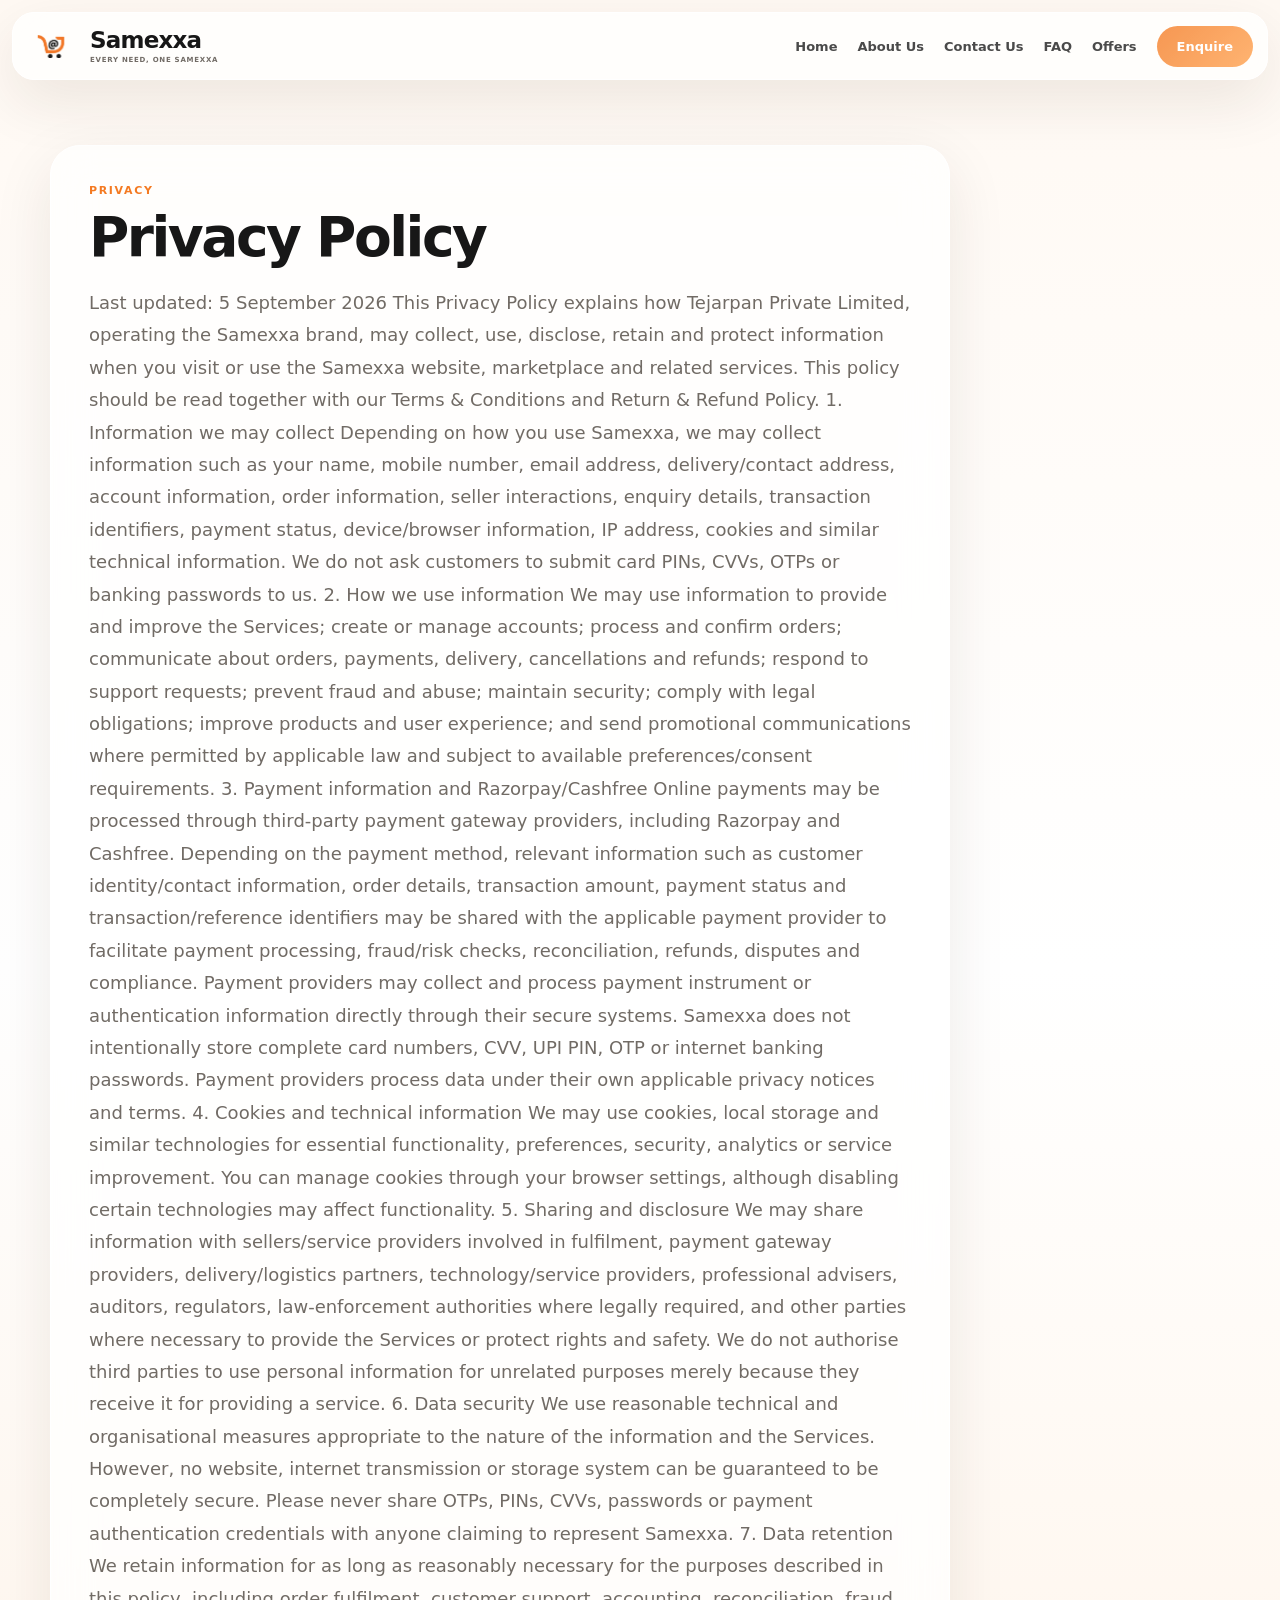
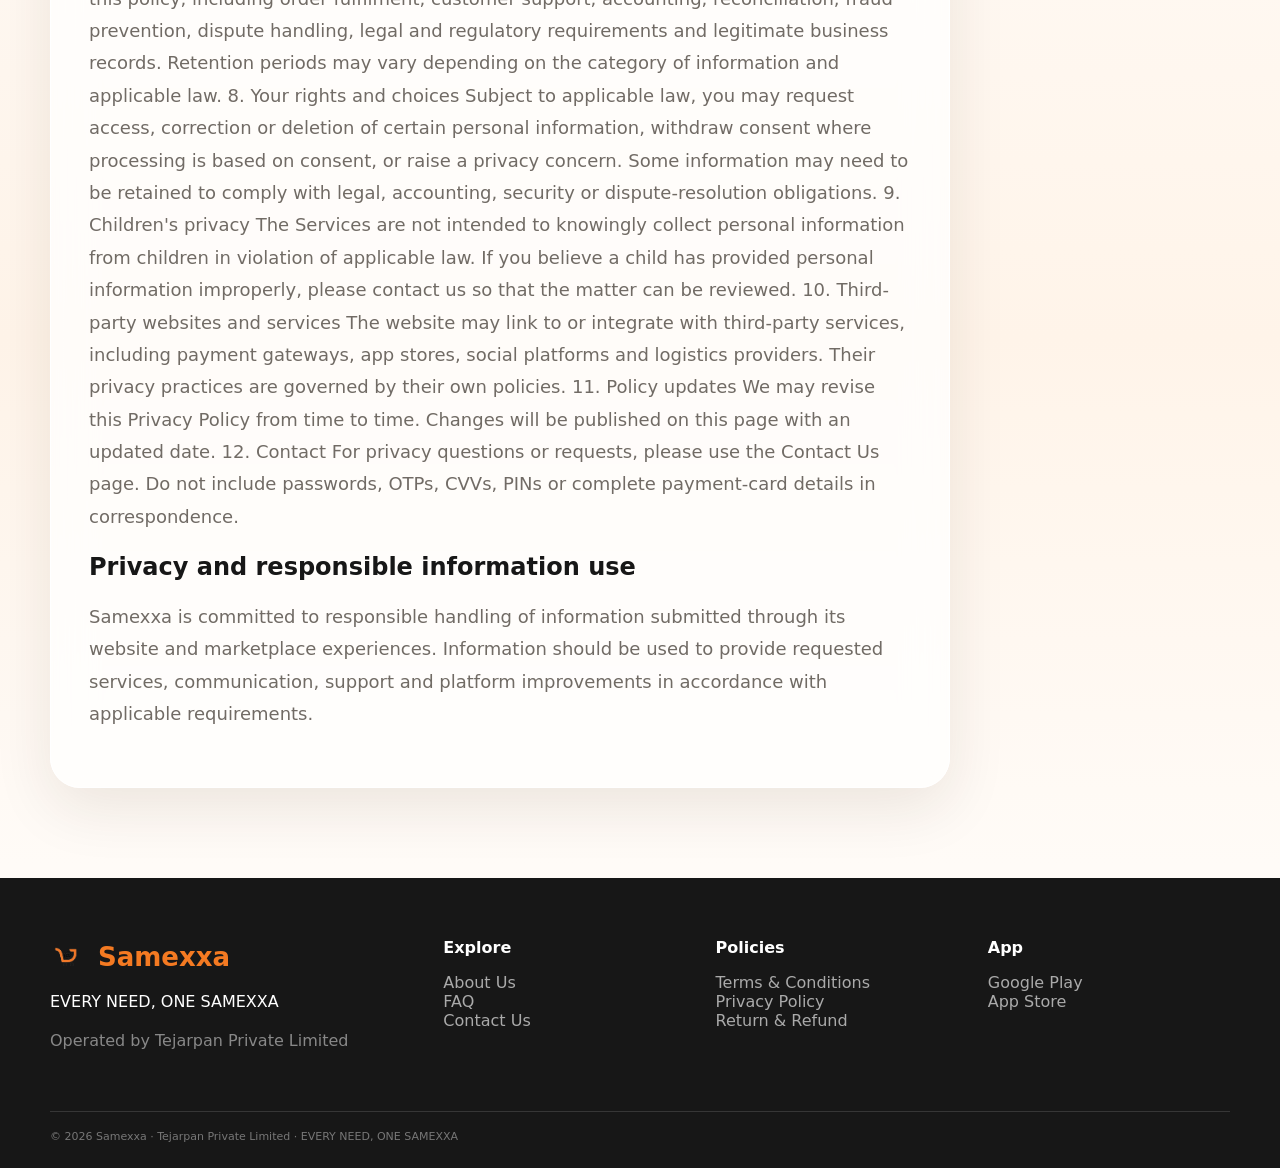
<file: privacy-policy.html>
<!doctype html>
<html lang="en">
<head>
<meta charset="utf-8">
<meta name="viewport" content="width=device-width,initial-scale=1">
<meta name="description" content="Read the Samexxa Privacy Policy and learn about information submitted through the website and marketplace experience.">
<meta name="keywords" content="Samexxa privacy policy, data privacy, online marketplace privacy, customer information">
<meta name="robots" content="index, follow">
<meta property="og:title" content="Privacy Policy — Samexxa">
<meta property="og:description" content="Read the Samexxa privacy policy for website and marketplace experiences.">
<meta property="og:type" content="website">
<link rel="canonical" href="https://samexxa_web.demoadda.in/privacy-policy">
<link rel="icon" href="assets/samexxa-icon.png">
<title>Privacy Policy — Samexxa</title>
<link rel="stylesheet" href="assets/site.css">
</head>
<body data-page="privacy">
<div id="nav"></div>
<main class="page"><div class="wrap"><div class="page-panel glass"><div class="eyebrow">Privacy</div><h1 id="pageTitle" class="page-title">Privacy Policy — Samexxa</h1><p id="pageContent" class="page-copy"></p><h2>Privacy and responsible information use</h2><p class="page-copy">Samexxa is committed to responsible handling of information submitted through its website and marketplace experiences. Information should be used to provide requested services, communication, support and platform improvements in accordance with applicable requirements.</p></div></div></main>
<div id="footer"></div><script src="assets/site.js"></script>
</body></html>
</file>
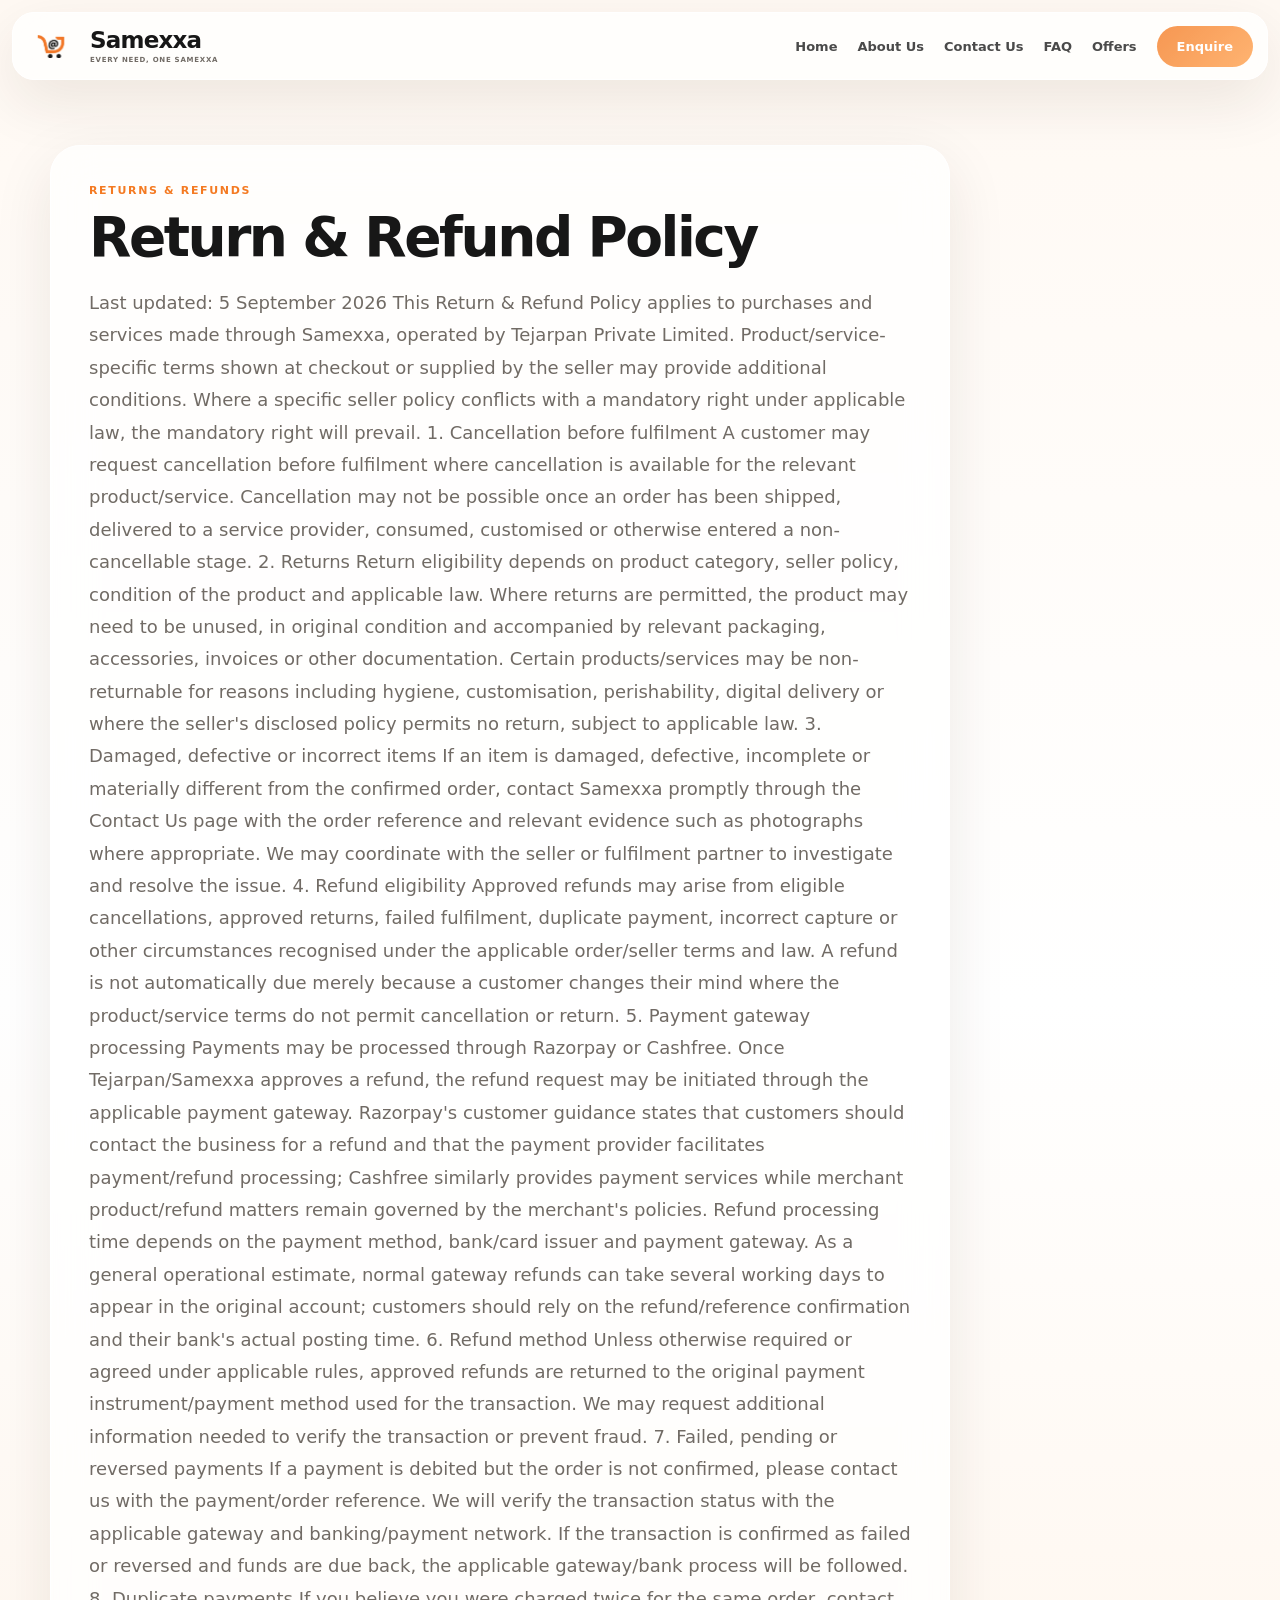
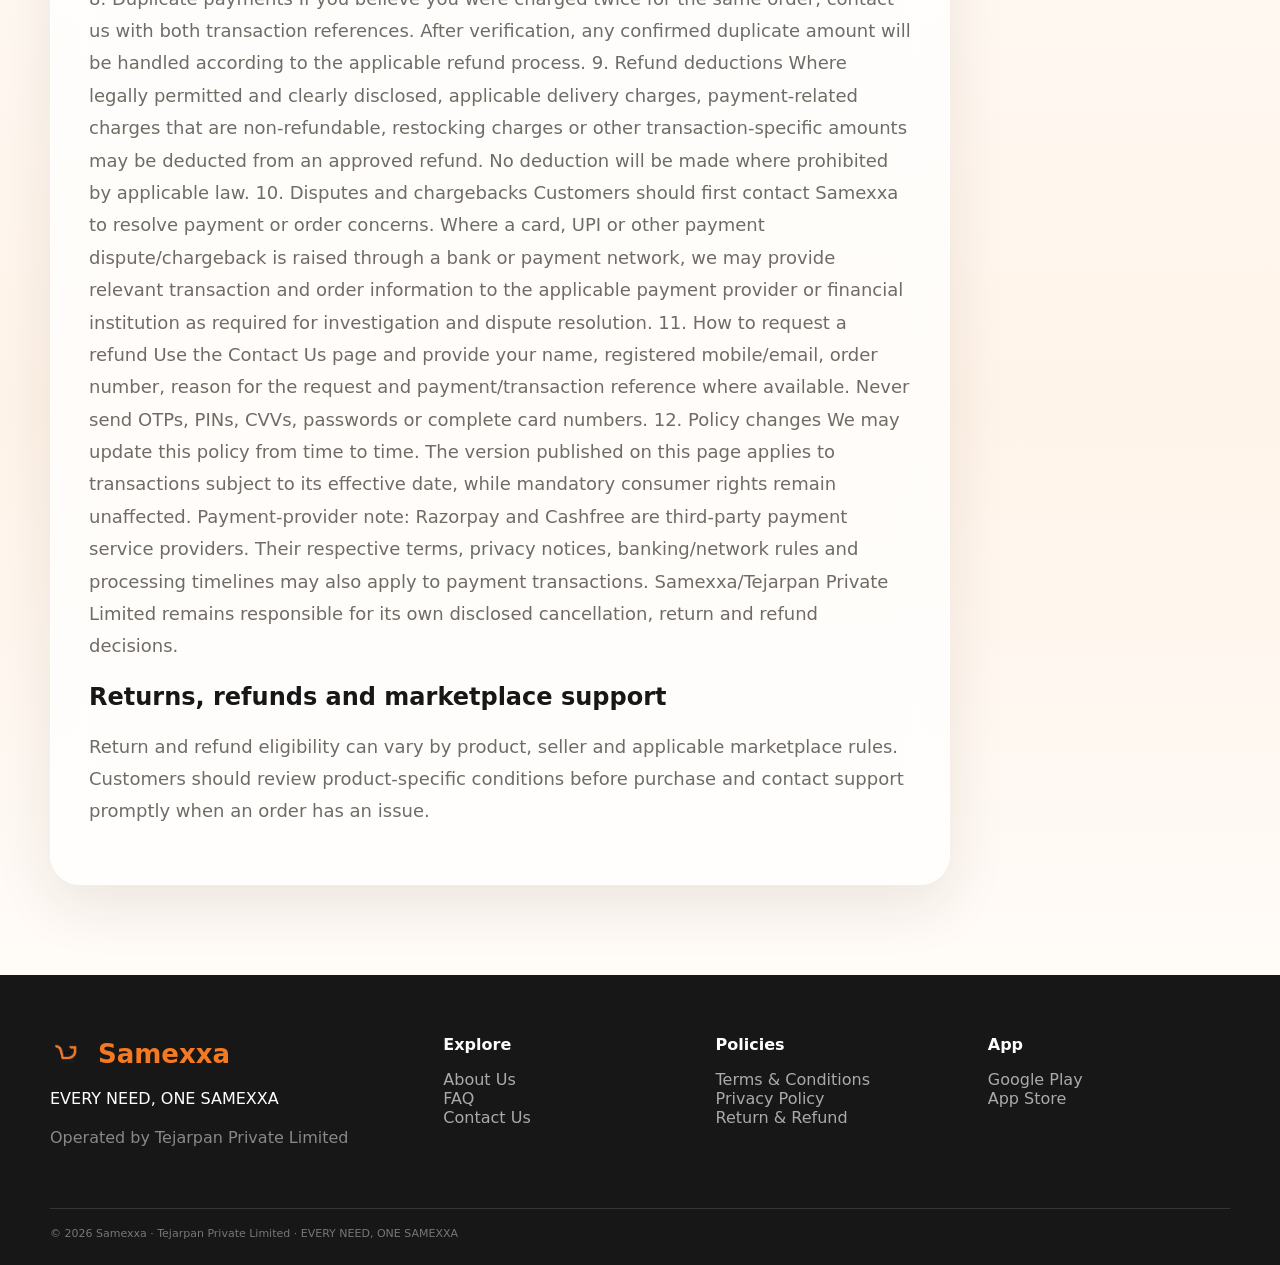
<file: return-refund.html>
<!doctype html>
<html lang="en">
<head>
<meta charset="utf-8">
<meta name="viewport" content="width=device-width,initial-scale=1">
<meta name="description" content="Review the Samexxa Return & Refund Policy for marketplace purchases, product eligibility and customer support.">
<meta name="keywords" content="Samexxa return policy, Samexxa refund policy, marketplace returns, online shopping refund">
<meta name="robots" content="index, follow">
<meta property="og:title" content="Return & Refund Policy — Samexxa">
<meta property="og:description" content="Review Samexxa return and refund information for marketplace purchases.">
<meta property="og:type" content="website">
<link rel="canonical" href="https://samexxa_web.demoadda.in/return-refund">
<link rel="icon" href="assets/samexxa-icon.png">
<title>Return & Refund Policy — Samexxa</title>
<link rel="stylesheet" href="assets/site.css">
</head>
<body data-page="refund">
<div id="nav"></div>
<main class="page"><div class="wrap"><div class="page-panel glass"><div class="eyebrow">Returns & Refunds</div><h1 id="pageTitle" class="page-title">Return & Refund Policy — Samexxa</h1><p id="pageContent" class="page-copy"></p><h2>Returns, refunds and marketplace support</h2><p class="page-copy">Return and refund eligibility can vary by product, seller and applicable marketplace rules. Customers should review product-specific conditions before purchase and contact support promptly when an order has an issue.</p></div></div></main>
<div id="footer"></div><script src="assets/site.js"></script>
</body></html>
</file>
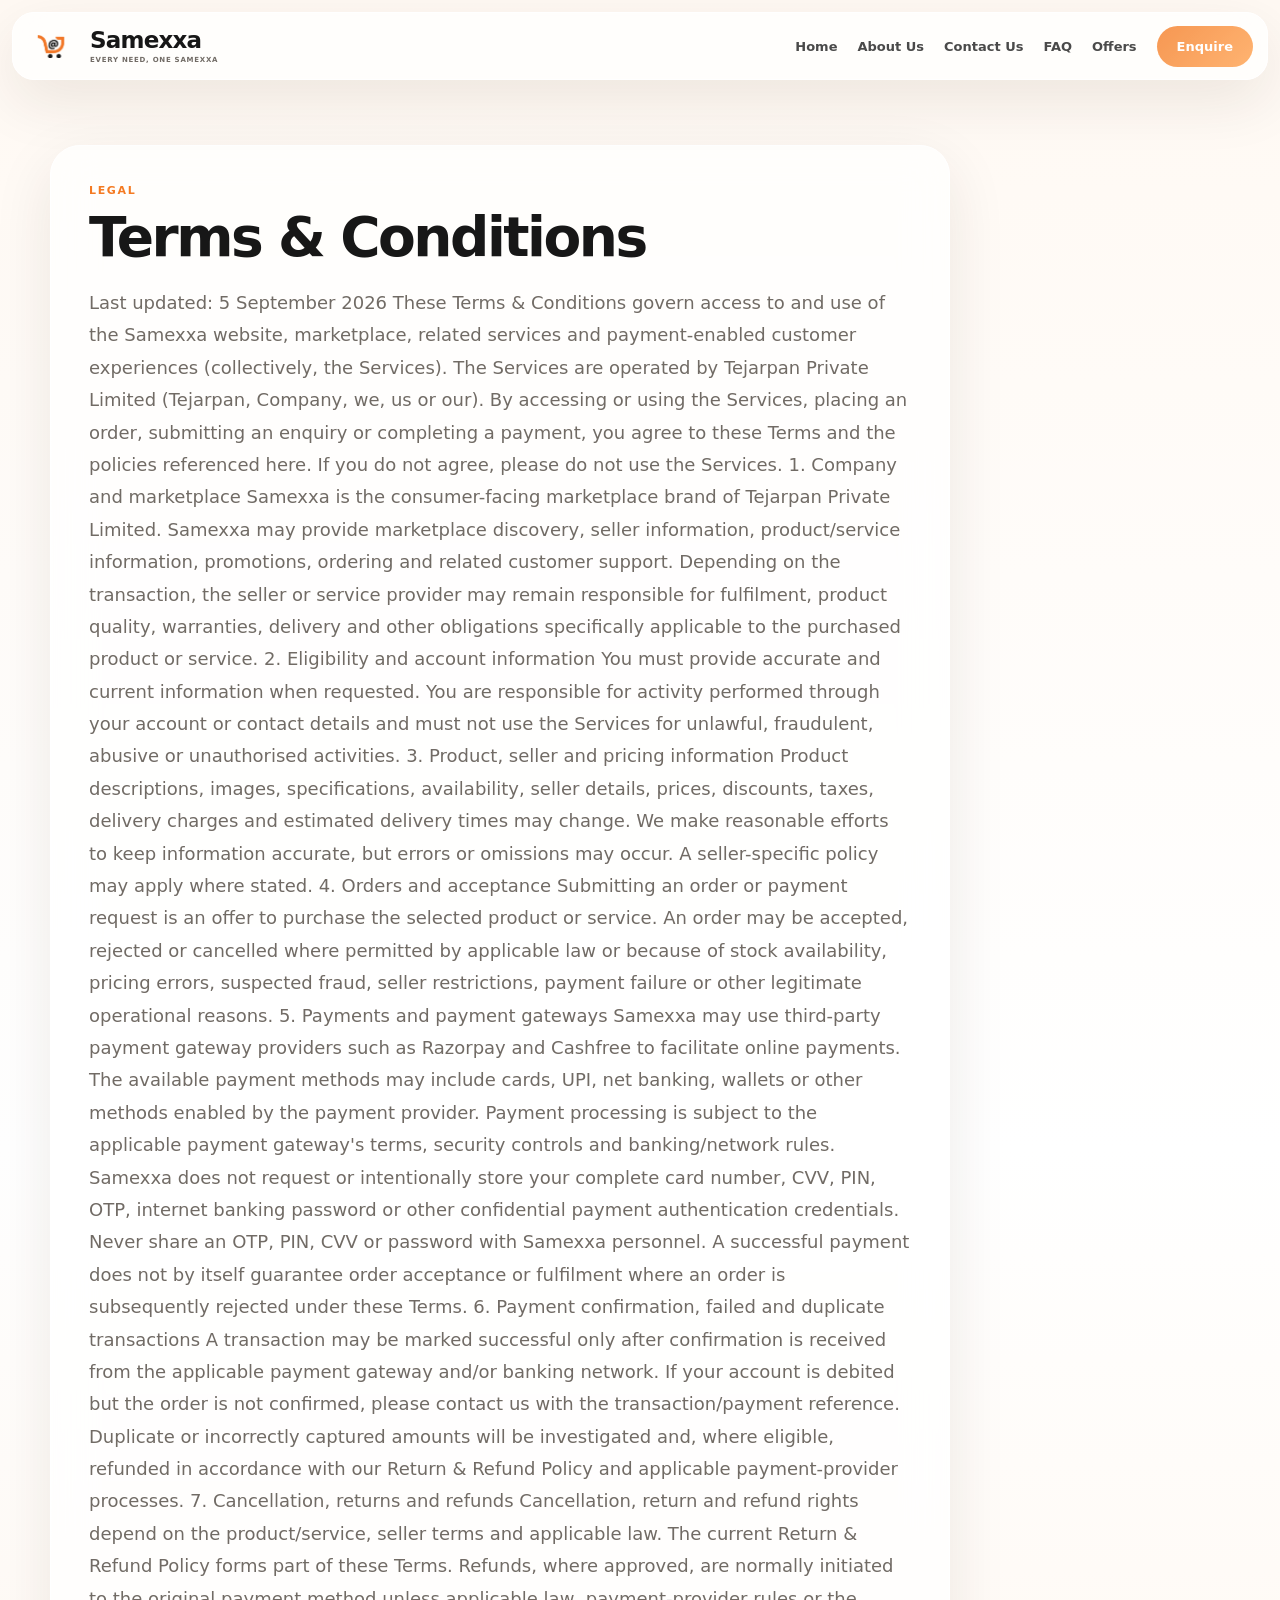
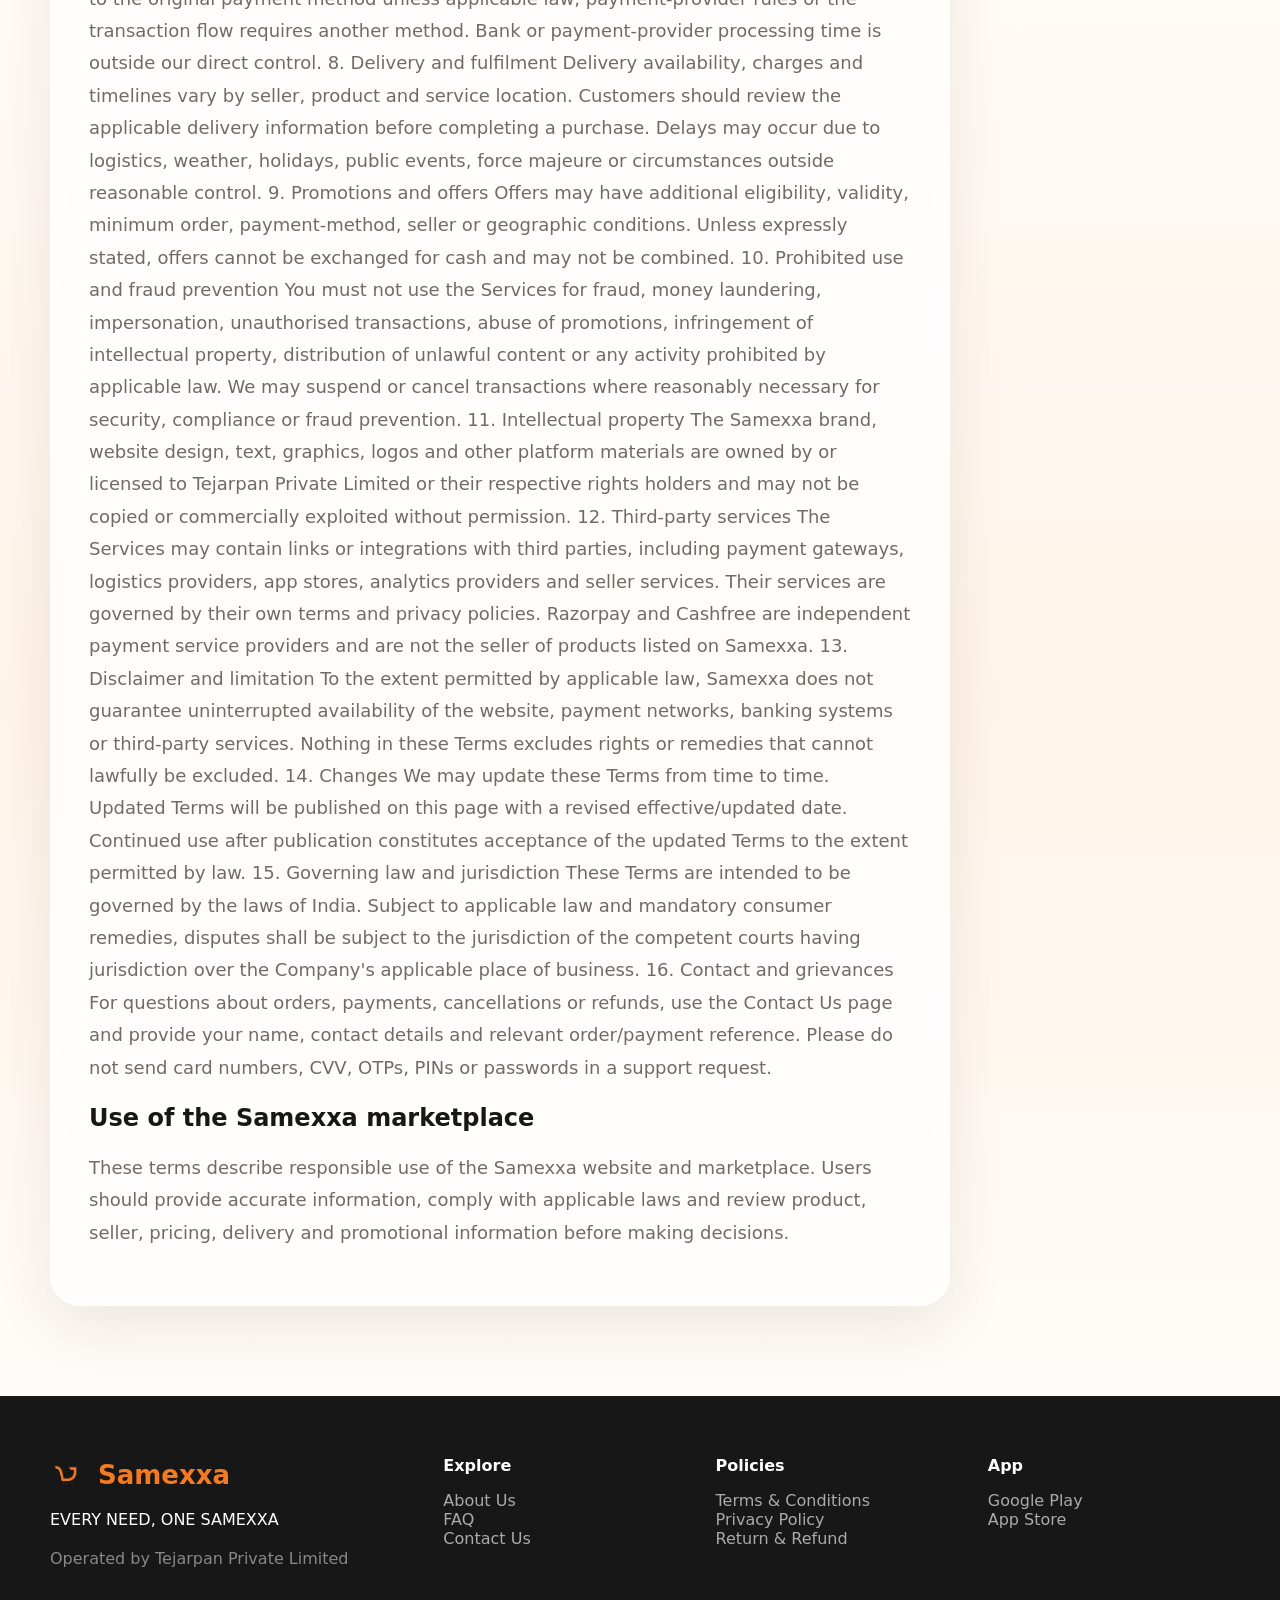
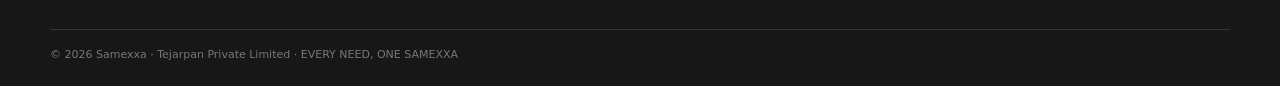
<file: terms.html>
<!doctype html>
<html lang="en">
<head>
<meta charset="utf-8">
<meta name="viewport" content="width=device-width,initial-scale=1">
<meta name="description" content="Read the Samexxa Terms & Conditions governing use of the website and marketplace experience.">
<meta name="robots" content="index, follow">
<meta property="og:title" content="Terms & Conditions — Samexxa">
<meta property="og:description" content="Terms governing use of the Samexxa website and marketplace experience.">
<meta property="og:type" content="website">
<link rel="canonical" href="https://samexxa_web.demoadda.in/terms">
<link rel="icon" href="assets/samexxa-icon.png">
<title>Terms & Conditions — Samexxa</title>
<link rel="stylesheet" href="assets/site.css">
</head>
<body data-page="terms">
<div id="nav"></div>
<main class="page"><div class="wrap"><div class="page-panel glass"><div class="eyebrow">Legal</div><h1 id="pageTitle" class="page-title">Terms & Conditions — Samexxa</h1><p id="pageContent" class="page-copy"></p><h2>Use of the Samexxa marketplace</h2><p class="page-copy">These terms describe responsible use of the Samexxa website and marketplace. Users should provide accurate information, comply with applicable laws and review product, seller, pricing, delivery and promotional information before making decisions.</p></div></div></main>
<div id="footer"></div><script src="assets/site.js"></script>
</body></html>
</file>
<file: assets/site.css>
:root{--o:#f47a22;--o2:#ff9f4a;--ink:#171717;--muted:#716b65;--bg:#fff9f3;--glass:#ffffffb8;--line:#ffffff;--shadow:0 20px 60px #371e0818}*{box-sizing:border-box}html{scroll-behavior:smooth}body{margin:0;font-family:'Poppins',system-ui,-apple-system,'Segoe UI',sans-serif;color:var(--ink);background:linear-gradient(180deg,#fff9f3,#fff 35%,#fff4e9 70%,#fff);overflow-x:hidden;font-weight:400}body,input,textarea,button,select{font-family:'Poppins',system-ui,-apple-system,'Segoe UI',sans-serif}a{color:inherit;text-decoration:none}a:visited{color:inherit}a:hover{text-decoration:none}a:focus-visible{outline:3px solid #f47a2266;outline-offset:4px;border-radius:6px}.wrap{width:min(1180px,calc(100% - 32px));margin:auto}.glass{background:var(--glass);border:1px solid var(--line);box-shadow:var(--shadow);backdrop-filter:blur(22px);-webkit-backdrop-filter:blur(22px)}.nav{position:fixed;top:12px;left:12px;right:12px;z-index:99;min-height:68px;border-radius:22px;padding:7px 14px;display:flex;align-items:center}.brand-mark{display:inline-flex;align-items:center;gap:11px;min-width:0;padding:2px 4px;border-radius:14px}.brand-logo{width:48px;height:48px;object-fit:contain;display:block;flex:0 0 48px}.brand-copy{display:flex;flex-direction:column;justify-content:center;line-height:1.05;min-width:0}.brand-copy strong{font-size:23px;letter-spacing:-.035em;font-weight:700;color:var(--ink)}.brand-copy small{margin-top:5px;font-size:7px;letter-spacing:.105em;font-weight:700;color:var(--muted);white-space:nowrap}.links{margin-left:auto;display:flex;align-items:center;gap:20px;font-size:13px;font-weight:600}.links a{opacity:.78;transition:color .2s,opacity .2s,transform .2s}.links a:hover{color:var(--o);opacity:1;transform:translateY(-1px)}.links a:visited{color:inherit}.links .pill,.links .pill:visited,.links .pill:hover{color:#fff}.menu{display:none;margin-left:auto;border:0;background:none;font-size:26px;cursor:pointer}.pill{display:inline-flex;align-items:center;justify-content:center;border:0;border-radius:999px;padding:13px 20px;font-weight:600;cursor:pointer;text-decoration:none}.pill:visited{color:inherit}.orange,.orange:visited{background:linear-gradient(135deg,var(--o),var(--o2));color:#fff}.dark,.dark:visited{background:#171717;color:#fff}.hero{padding:135px 0 80px;min-height:700px;background:radial-gradient(circle at 85% 20%,#ffd5b2 0,transparent 28%),linear-gradient(135deg,#fff9f3,#fff)}.hero-grid{display:grid;grid-template-columns:1.05fr .95fr;gap:55px;align-items:center}.eyebrow{text-transform:uppercase;letter-spacing:.15em;font-size:11px;color:var(--o);font-weight:700}.hero h1{font-size:clamp(48px,7vw,82px);line-height:.98;letter-spacing:-.055em;margin:15px 0;font-weight:700}.hero h1 span{color:var(--o)}.lead,.page-copy{color:var(--muted);line-height:1.8;font-size:18px}.actions{display:flex;gap:10px;flex-wrap:wrap;margin-top:25px}.hero-card{position:relative;min-height:470px;border-radius:42px;background:linear-gradient(145deg,#fff,#ffe0c5);display:grid;place-items:center;box-shadow:0 30px 80px #6d3a171c;overflow:hidden}.hero-card:before,.hero-card:after{content:"";position:absolute;border-radius:50%;background:#fff7;filter:blur(2px)}.hero-card:before{width:260px;height:260px;top:-70px;right:-40px}.hero-card:after{width:180px;height:180px;bottom:-50px;left:-35px}.hero-logo{width:min(72%,340px);border-radius:28px;position:relative;z-index:2;box-shadow:0 25px 50px #0002}.hero-tag{position:absolute;z-index:3;background:#fff;padding:11px 15px;border-radius:16px;box-shadow:0 15px 35px #0002;font-size:11px;font-weight:700}.hero-t1{top:35px;left:25px}.hero-t2{top:120px;right:20px}.hero-t3{bottom:40px;left:25px}.section{padding:95px 0}.head{display:flex;justify-content:space-between;align-items:end;gap:30px;margin-bottom:35px}.head h2,.page-title{font-size:clamp(34px,5vw,55px);letter-spacing:-.045em;margin:8px 0;font-weight:700}.head p{max-width:520px;color:var(--muted);line-height:1.7}.story{background:#171717;color:#fff}.story p{color:#c9c2ba;line-height:1.8}.story a{color:#fff;text-decoration:none}.story a:hover{color:#ff9f4a}.story-grid{display:grid;grid-template-columns:1fr 1fr;gap:45px;align-items:center}.quote{padding:35px;border-radius:28px;font-size:28px;line-height:1.4;font-weight:600}.cards{display:grid;grid-template-columns:repeat(4,1fr);gap:15px}.card{padding:24px;border-radius:25px}.card a{color:inherit;text-decoration:none}.cat{min-height:160px}.cat:nth-child(1){background:#fff0e3}.cat:nth-child(2){background:#fff6cf}.cat:nth-child(3){background:#ffe6ee}.cat:nth-child(4){background:#e9f5ed}.cat:nth-child(5){background:#eeeaff}.cat:nth-child(6){background:#e8f2ff}.cat:nth-child(7){background:#fff0d8}.cat:nth-child(8){background:#edf0e8}.cat i{font-size:32px;font-style:normal}.cat h3{margin:20px 0 5px;font-weight:600}.muted{color:var(--muted);line-height:1.75}.activity{background:linear-gradient(135deg,#fff0df,#fff)}.activity-grid{display:grid;grid-template-columns:1fr 1fr;gap:18px}.feed{display:grid;gap:9px}.feed-row{display:flex;gap:10px;align-items:center;padding:10px;border-radius:15px;background:#fff;border:1px solid #fff}.feed-icon{width:38px;height:38px;display:grid;place-items:center;background:#fff0e2;border-radius:11px}.offers,.testimonials{display:grid;grid-template-columns:repeat(3,1fr);gap:15px}.offer strong{font-size:31px;color:var(--o);font-weight:700}.offer{min-height:190px}.steps{display:grid;grid-template-columns:repeat(4,1fr);gap:15px}.step .num{color:var(--o);font-size:11px;font-weight:700}.business{padding:60px;border-radius:35px;background:linear-gradient(120deg,#f47a22,#ff9d48);color:#fff}.business p{color:#fff8f1;max-width:620px;line-height:1.8}.business a{color:#fff}.app{display:grid;grid-template-columns:1fr .8fr;gap:55px;align-items:center}.phone{width:275px;height:510px;background:#171717;border-radius:40px;padding:9px;margin:auto;transform:rotate(4deg)}.screen{height:100%;background:#fff8f1;border-radius:32px;padding:16px;overflow:hidden}.screen-head{background:var(--o);color:#fff;padding:20px;border-radius:23px}.mock{background:#fff;padding:8px;border-radius:15px;display:flex;gap:9px;align-items:center;margin-top:12px}.mock img{width:58px;height:58px;object-fit:cover;border-radius:10px}.badges{display:flex;gap:10px;flex-wrap:wrap;margin-top:22px}.badge{background:#171717;color:#fff;border-radius:12px;padding:10px 14px;font-size:11px;font-weight:600}.badge span{display:block;font-size:8px;font-weight:400;color:#bbb}.faq{max-width:850px;margin:auto}.faq details{padding:20px 0;border-bottom:1px solid #17171718}.faq summary{font-weight:600;cursor:pointer}.faq p{color:var(--muted);line-height:1.7}.page{padding:145px 0 90px;min-height:70vh}.page-panel{padding:38px;border-radius:30px;max-width:900px}.form{display:grid;gap:14px;max-width:800px}.form input,.form textarea,.admin input,.admin textarea,.admin select{width:100%;padding:14px 15px;border:1px solid #17171712;border-radius:14px;background:#fff;outline:none;font:inherit}.form textarea,.admin textarea{min-height:150px;resize:vertical}.social{display:flex;gap:10px;flex-wrap:wrap}.social a{width:42px;height:42px;border-radius:50%;display:grid;place-items:center;background:#fff;color:var(--o);font-weight:700}.social a:visited{color:var(--o)}.banner{min-height:430px;border-radius:38px;padding:55px;display:flex;align-items:end;background:linear-gradient(120deg,#171717,#3a2417);color:#fff;position:relative;overflow:hidden}.banner a{color:#fff}.banner-slide{display:none}.banner-slide.active{display:flex}.banner-content{position:relative;z-index:1;max-width:700px}.dots{display:flex;gap:7px;margin-top:20px}.dot{width:7px;height:7px;border:0;border-radius:50%;background:#ddd}.dot.active{background:var(--o);width:22px;border-radius:99px}footer{background:#171717;color:#fff;padding:60px 0 25px}footer a,footer a:visited{color:#aaa;text-decoration:none}footer a:hover{color:#fff;text-decoration:none}.foot{display:grid;grid-template-columns:1.5fr repeat(3,1fr);gap:30px}.footbrand{display:flex;align-items:center;gap:10px;font-size:26px;font-weight:700;color:var(--o)}.footbrand img{width:38px;height:38px;object-fit:contain}.footbrand span{line-height:1}.bottom{border-top:1px solid #fff2;margin-top:40px;padding-top:18px;color:#777;font-size:11px}.admin{padding:110px 0 60px}.admin-grid{display:grid;grid-template-columns:220px 1fr;gap:20px}.side,.editor{padding:22px;border-radius:22px}.side button{display:block;width:100%;padding:12px;margin:5px 0;border:0;border-radius:12px;background:#fff;text-align:left;cursor:pointer;font-weight:600}.side button.active{background:var(--o);color:#fff}.row{display:grid;grid-template-columns:1fr 1fr;gap:12px}.banner-item{border:1px solid #17171712;border-radius:16px;padding:15px;margin:10px 0}.enquiry{padding:15px;border-radius:15px;background:#fff;margin:10px 0;border-left:4px solid var(--o)}@media(max-width:900px){.links{display:none;position:absolute;top:74px;left:0;right:0;padding:14px;flex-direction:column;align-items:stretch;background:#fffffff7;border-radius:20px;box-shadow:var(--shadow)}.links.mobile-open{display:flex}.links a{padding:12px}.menu{display:block}.hero-grid,.story-grid,.activity-grid,.app{grid-template-columns:1fr}.hero-card{min-height:360px;order:-1}.cards{grid-template-columns:repeat(2,1fr)}.offers,.testimonials{grid-template-columns:1fr 1fr}.steps{grid-template-columns:1fr 1fr}.admin-grid{grid-template-columns:1fr}.side{display:flex;gap:7px;overflow:auto}.side button{min-width:max-content}.foot{grid-template-columns:1fr 1fr}}@media(max-width:600px){.wrap{width:calc(100% - 24px)}.nav{left:8px;right:8px;min-height:60px;padding:6px 10px}.brand-logo{width:42px;height:42px;flex-basis:42px}.brand-copy strong{font-size:20px}.brand-copy small{font-size:6px;letter-spacing:.09em}.hero{padding:105px 0 55px}.hero h1{font-size:clamp(42px,13vw,54px)}.lead{font-size:16px}.search{padding-left:12px}.search .pill{padding:11px 14px}.actions .pill{width:100%}.hero .pill:not(.orange){border:1px solid #0002;background:#fff}.hero-card{min-height:310px;border-radius:28px}.hero-logo{width:78%}.hero-tag{font-size:8px;padding:9px 10px}.hero-t2{top:70px}.section{padding:70px 0}.head{display:block}.head h2,.page-title{font-size:clamp(32px,10vw,44px)}.cards,.offers,.testimonials,.steps{grid-template-columns:1fr}.business{padding:38px 23px;border-radius:27px}.business h2{font-size:38px}.phone{transform:none;width:min(275px,88vw)}.badges{display:grid;grid-template-columns:1fr}.badge{text-align:center}.foot{grid-template-columns:1fr 1fr}.banner{min-height:500px;padding:30px;border-radius:28px}.page{padding-top:105px}.page-panel{padding:24px}.row{grid-template-columns:1fr}.admin{padding-top:95px}}@media(prefers-reduced-motion:reduce){html{scroll-behavior:auto}}
</file>
